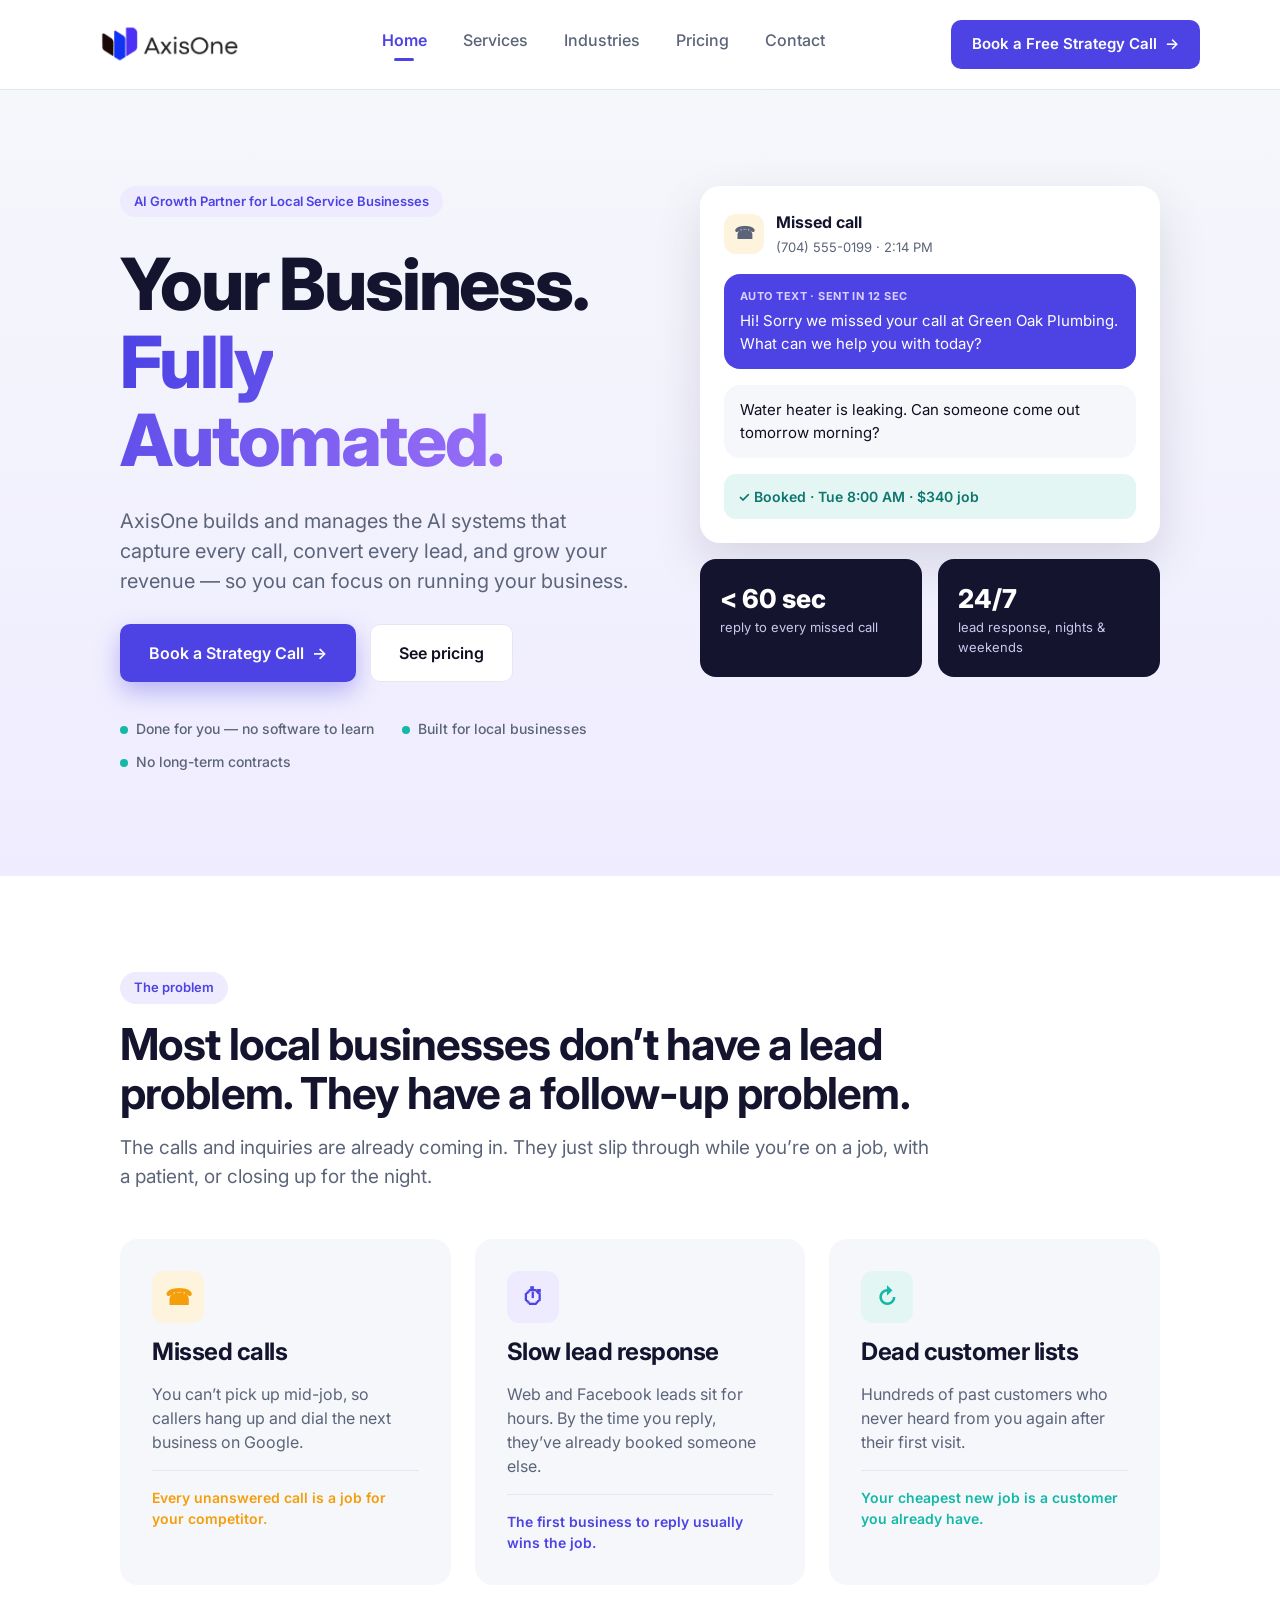
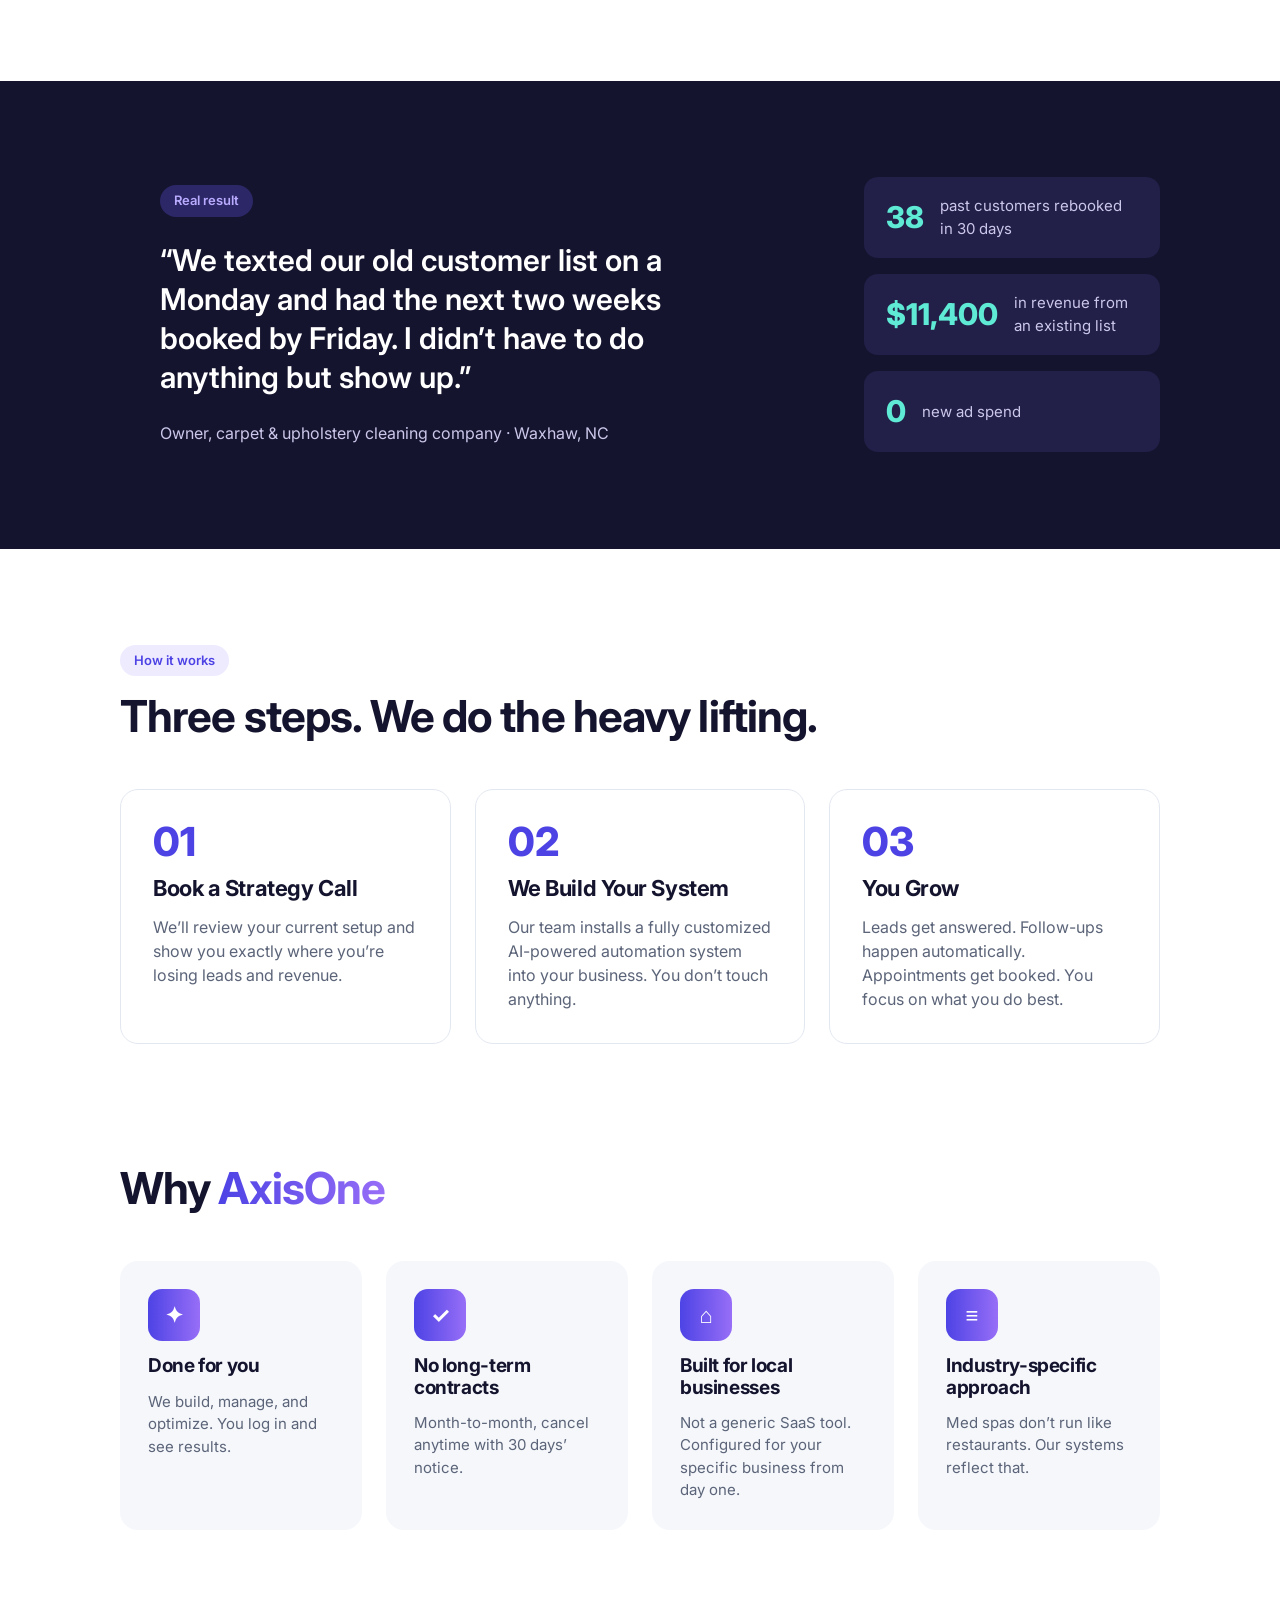
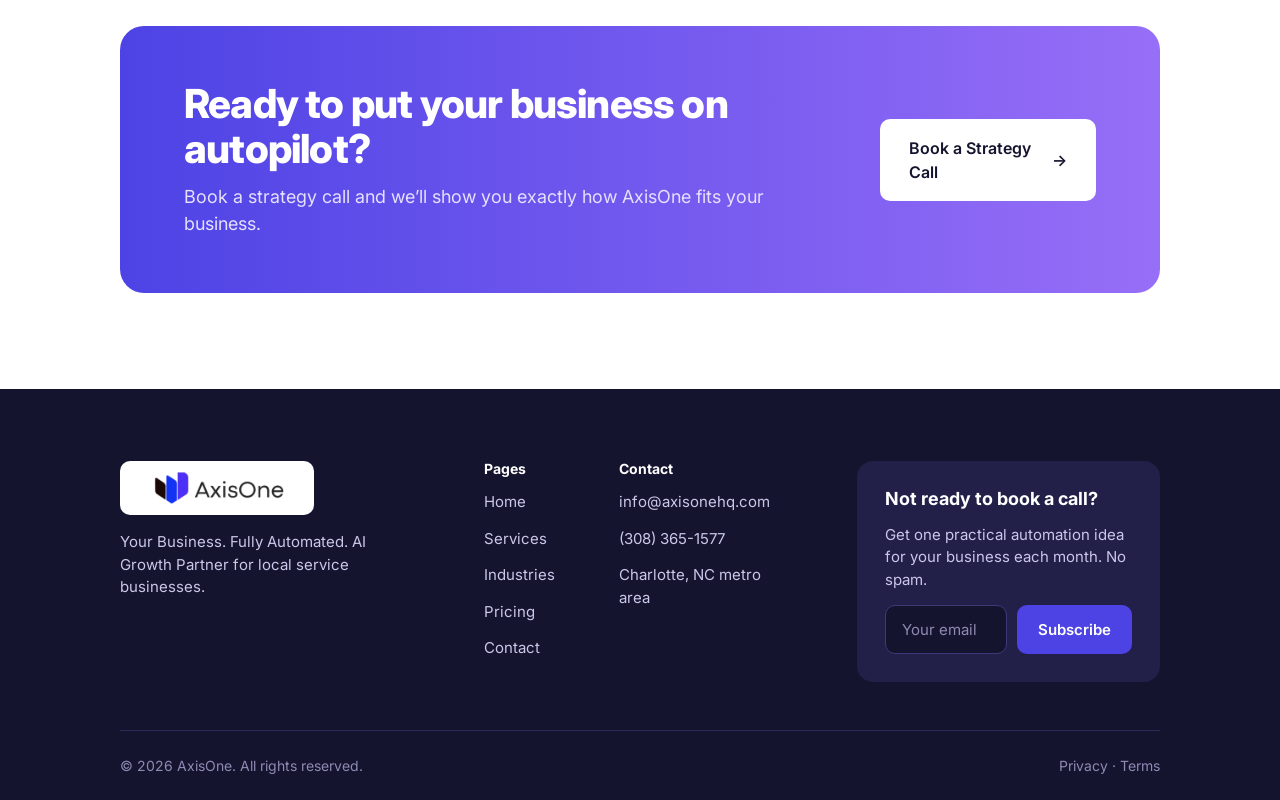
<file: index.html>
<!DOCTYPE html>
<html lang="en">
<head>
  <!-- Author: John Fosu -->
  <meta charset="UTF-8">
  <meta name="viewport" content="width=device-width, initial-scale=1.0">
  <meta name="description" content="AxisOne is an AI CRM and automation agency for local service businesses in Charlotte and Waxhaw, NC.">
  <title>AxisOne | AI Automation for Local Service Businesses</title>

  <link rel="preconnect" href="https://fonts.googleapis.com">
  <link rel="preconnect" href="https://fonts.gstatic.com" crossorigin>
  <link rel="stylesheet" href="https://fonts.googleapis.com/css2?family=Inter:wght@400;500;600;700;800&amp;display=swap">

  <!-- External CSS -->
  <link rel="stylesheet" href="css/styles.css">

  <!-- Internal CSS: styles used only on the home page -->
  <style>
    .hero {
      display: flex;
      align-items: flex-start;
      gap: 64px;
      padding: 96px 120px 104px;
      background: linear-gradient(180deg, #F5F7FB, #EFECFF);
    }

    .hero-copy {
      flex: 1;
      display: flex;
      flex-direction: column;
      gap: 28px;
    }

    .hero h1 {
      font-size: 72px;
      font-weight: 800;
      line-height: 1.08;
      letter-spacing: -0.03em;
    }

    .gradient-text {
      background: linear-gradient(90deg, #4D43E5, #976EF7);
      -webkit-background-clip: text;
      background-clip: text;
      color: transparent;
    }

    .hero-sub {
      font-size: 20px;
      color: #5B6478;
    }

    .hero-buttons {
      display: flex;
      flex-wrap: wrap;
      gap: 14px;
    }

    .trust-row {
      display: flex;
      flex-wrap: wrap;
      gap: 12px 28px;
      margin: 0;
      padding: 8px 0 0;
      list-style: none;
      font-size: 14px;
      font-weight: 500;
      color: #5B6478;
    }

    .trust-row li::before {
      content: "";
      display: inline-block;
      width: 8px;
      height: 8px;
      margin-right: 8px;
      border-radius: 4px;
      background-color: #14B8A6;
    }

    .hero-visual {
      width: 460px;
      flex-shrink: 0;
      display: flex;
      flex-direction: column;
      gap: 16px;
    }

    .demo-card {
      display: flex;
      flex-direction: column;
      gap: 16px;
      padding: 24px;
      border-radius: 20px;
      background-color: #FFFFFF;
      box-shadow: 0 20px 50px rgba(21, 20, 46, 0.12);
    }

    .demo-head {
      display: flex;
      align-items: center;
      gap: 12px;
    }

    .demo-head .icon {
      width: 40px;
      height: 40px;
      font-size: 17px;
    }

    .demo-head strong {
      display: block;
      color: #15142E;
    }

    .demo-head span {
      font-size: 13px;
      color: #5B6478;
    }

    .bubble {
      padding: 14px 16px;
      border-radius: 16px;
      font-size: 15px;
    }

    .bubble-auto {
      background-color: #4D43E5;
      color: #FFFFFF;
    }

    .bubble-auto small {
      display: block;
      margin-bottom: 6px;
      color: #D8D0FF;
      font-size: 11px;
      font-weight: 700;
      letter-spacing: 0.04em;
    }

    .bubble-reply {
      background-color: #F5F7FB;
      color: #0F0F1F;
    }

    .booked {
      padding: 12px 14px;
      border-radius: 12px;
      background-color: #E3F6F3;
      color: #0F766E;
      font-size: 14px;
      font-weight: 600;
    }

    .mini-stats {
      display: grid;
      grid-template-columns: 1fr 1fr;
      gap: 16px;
    }

    .mini-stat {
      padding: 20px;
      border-radius: 16px;
      background-color: #15142E;
      color: #CBC7EA;
      font-size: 13px;
    }

    .mini-stat strong {
      display: block;
      color: #FFFFFF;
      font-size: 26px;
      font-weight: 800;
    }

    .steps .card {
      gap: 14px;
      background-color: #FFFFFF;
      border: 1px solid #E3E8F0;
    }

    .step-num {
      color: #4D43E5;
      font-size: 40px;
      font-weight: 800;
      line-height: 1;
    }

    .steps .card h3 {
      font-size: 22px;
    }

    .why {
      padding-top: 24px;
    }

    .why .card-grid {
      grid-template-columns: repeat(4, 1fr);
    }

    .why .card {
      gap: 14px;
      padding: 28px;
    }

    .why .card h3 {
      font-size: 19px;
    }

    .why .card p {
      font-size: 15px;
    }

    @media (max-width: 1024px) {
      .hero {
        flex-direction: column;
        padding: 64px 32px;
      }

      .hero h1 {
        font-size: 56px;
      }

      .hero-visual {
        width: 100%;
        max-width: 460px;
      }

      .why .card-grid {
        grid-template-columns: 1fr 1fr;
      }
    }

    @media (max-width: 640px) {
      .hero {
        padding: 48px 20px;
      }

      .hero h1 {
        font-size: 42px;
      }

      .hero-sub {
        font-size: 18px;
      }

      .why .card-grid {
        grid-template-columns: 1fr;
      }
    }
  </style>
</head>
<body>

  <header class="site-header">
    <a class="logo" href="index.html">
      <img src="images/axisone-logo.png" alt="AxisOne logo" width="175" height="40">
    </a>
    <nav class="main-nav" aria-label="Main navigation">
      <ul>
        <li><a class="active" href="index.html" aria-current="page">Home</a></li>
        <li><a href="services.html">Services</a></li>
        <li><a href="industries.html">Industries</a></li>
        <li><a href="pricing.html">Pricing</a></li>
        <li><a href="contact.html">Contact</a></li>
      </ul>
    </nav>
    <a class="btn btn-primary btn-sm header-cta" href="contact.html">Book a Free Strategy Call <span aria-hidden="true">→</span></a>
  </header>

  <main>

    <!-- Hero -->
    <section class="hero">
      <div class="hero-copy">
        <span class="pill">AI Growth Partner for Local Service Businesses</span>
        <h1>Your Business. <span class="gradient-text">Fully Automated.</span></h1>
        <p class="hero-sub">AxisOne builds and manages the AI systems that capture every call, convert every lead, and grow your revenue — so you can focus on running your business.</p>
        <div class="hero-buttons">
          <!-- Inline CSS: extra shadow on the main call-to-action button -->
          <a class="btn btn-primary" href="contact.html" style="box-shadow: 0 10px 24px rgba(77, 67, 229, 0.35);">Book a Strategy Call <span aria-hidden="true">→</span></a>
          <a class="btn btn-outline" href="pricing.html">See pricing</a>
        </div>
        <ul class="trust-row">
          <li>Done for you — no software to learn</li>
          <li>Built for local businesses</li>
          <li>No long-term contracts</li>
        </ul>
      </div>

      <div class="hero-visual" role="group" aria-label="Example of a missed call being answered by an automatic text">
        <div class="demo-card">
          <div class="demo-head">
            <span class="icon icon-amber" aria-hidden="true">☎</span>
            <div>
              <strong>Missed call</strong>
              <span>(704) 555-0199 · 2:14 PM</span>
            </div>
          </div>
          <p class="bubble bubble-auto"><small>AUTO TEXT · SENT IN 12 SEC</small>Hi! Sorry we missed your call at Green Oak Plumbing. What can we help you with today?</p>
          <p class="bubble bubble-reply">Water heater is leaking. Can someone come out tomorrow morning?</p>
          <p class="booked"><span aria-hidden="true">✓</span> Booked · Tue 8:00 AM · $340 job</p>
        </div>
        <div class="mini-stats">
          <p class="mini-stat"><strong>&lt; 60 sec</strong>reply to every missed call</p>
          <p class="mini-stat"><strong>24/7</strong>lead response, nights &amp; weekends</p>
        </div>
      </div>
    </section>

    <!-- The three problems -->
    <section class="section">
      <div class="container">
        <div class="section-header">
          <span class="pill">The problem</span>
          <h2>Most local businesses don’t have a lead problem. They have a follow-up problem.</h2>
          <p class="lead">The calls and inquiries are already coming in. They just slip through while you’re on a job, with a patient, or closing up for the night.</p>
        </div>

        <!-- Inline CSS: each problem card's callout line gets its own color -->
        <div class="card-grid">
          <article class="card">
            <span class="icon icon-amber" aria-hidden="true">☎</span>
            <h3>Missed calls</h3>
            <p>You can’t pick up mid-job, so callers hang up and dial the next business on Google.</p>
            <div class="divider"></div>
            <p class="callout" style="color: #F59E0B;">Every unanswered call is a job for your competitor.</p>
          </article>
          <article class="card">
            <span class="icon icon-purple" aria-hidden="true">⏱</span>
            <h3>Slow lead response</h3>
            <p>Web and Facebook leads sit for hours. By the time you reply, they’ve already booked someone else.</p>
            <div class="divider"></div>
            <p class="callout" style="color: #4D43E5;">The first business to reply usually wins the job.</p>
          </article>
          <article class="card">
            <span class="icon icon-teal" aria-hidden="true">↻</span>
            <h3>Dead customer lists</h3>
            <p>Hundreds of past customers who never heard from you again after their first visit.</p>
            <div class="divider"></div>
            <p class="callout" style="color: #14B8A6;">Your cheapest new job is a customer you already have.</p>
          </article>
        </div>
      </div>
    </section>

    <!-- Real result -->
    <section class="result">
      <div class="container result-row">
        <figure class="result-quote">
          <span class="pill">Real result</span>
          <blockquote>
            <p>“We texted our old customer list on a Monday and had the next two weeks booked by Friday. I didn’t have to do anything but show up.”</p>
          </blockquote>
          <figcaption><cite>Owner, carpet &amp; upholstery cleaning company · Waxhaw, NC</cite></figcaption>
        </figure>
        <ul class="result-numbers">
          <li><strong>38</strong> past customers rebooked in 30 days</li>
          <li><strong>$11,400</strong> in revenue from an existing list</li>
          <li><strong>0</strong> new ad spend</li>
        </ul>
      </div>
    </section>

    <!-- How it works -->
    <section class="section steps">
      <div class="container">
        <div class="section-header">
          <span class="pill">How it works</span>
          <h2>Three steps. We do the heavy lifting.</h2>
        </div>
        <div class="card-grid">
          <article class="card">
            <span class="step-num">01</span>
            <h3>Book a Strategy Call</h3>
            <p>We’ll review your current setup and show you exactly where you’re losing leads and revenue.</p>
          </article>
          <article class="card">
            <span class="step-num">02</span>
            <h3>We Build Your System</h3>
            <p>Our team installs a fully customized AI-powered automation system into your business. You don’t touch anything.</p>
          </article>
          <article class="card">
            <span class="step-num">03</span>
            <h3>You Grow</h3>
            <p>Leads get answered. Follow-ups happen automatically. Appointments get booked. You focus on what you do best.</p>
          </article>
        </div>
      </div>
    </section>

    <!-- Why AxisOne -->
    <section class="section why">
      <div class="container">
        <div class="section-header">
          <h2>Why <span class="gradient-text">AxisOne</span></h2>
        </div>
        <div class="card-grid">
          <article class="card">
            <span class="icon icon-gradient" aria-hidden="true">✦</span>
            <h3>Done for you</h3>
            <p>We build, manage, and optimize. You log in and see results.</p>
          </article>
          <article class="card">
            <span class="icon icon-gradient" aria-hidden="true">✓</span>
            <h3>No long-term contracts</h3>
            <p>Month-to-month, cancel anytime with 30 days’ notice.</p>
          </article>
          <article class="card">
            <span class="icon icon-gradient" aria-hidden="true">⌂</span>
            <h3>Built for local businesses</h3>
            <p>Not a generic SaaS tool. Configured for your specific business from day one.</p>
          </article>
          <article class="card">
            <span class="icon icon-gradient" aria-hidden="true">≡</span>
            <h3>Industry-specific approach</h3>
            <p>Med spas don’t run like restaurants. Our systems reflect that.</p>
          </article>
        </div>
      </div>
    </section>

    <!-- Call to action -->
    <section class="cta-band">
      <div class="container cta-card">
        <div>
          <h2>Ready to put your business on autopilot?</h2>
          <p>Book a strategy call and we’ll show you exactly how AxisOne fits your business.</p>
        </div>
        <a class="btn btn-white" href="contact.html">Book a Strategy Call <span aria-hidden="true">→</span></a>
      </div>
    </section>

  </main>

  <footer class="site-footer">
    <div class="container">
      <div class="footer-top">
        <div class="footer-brand">
          <a class="footer-logo" href="index.html">
            <img src="images/axisone-logo.png" alt="AxisOne logo" width="166" height="38">
          </a>
          <p>Your Business. Fully Automated. AI Growth Partner for local service businesses.</p>
        </div>

        <nav class="footer-col" aria-label="Footer navigation">
          <h2>Pages</h2>
          <ul>
            <li><a href="index.html">Home</a></li>
            <li><a href="services.html">Services</a></li>
            <li><a href="industries.html">Industries</a></li>
            <li><a href="pricing.html">Pricing</a></li>
            <li><a href="contact.html">Contact</a></li>
          </ul>
        </nav>

        <div class="footer-col">
          <h2>Contact</h2>
          <address>
            <ul>
              <li><a href="mailto:info@axisonehq.com">info@axisonehq.com</a></li>
              <li><a href="tel:+13083651577">(308) 365-1577</a></li>
              <li>Charlotte, NC metro area</li>
            </ul>
          </address>
        </div>

        <form class="signup" action="#" method="post">
          <h2>Not ready to book a call?</h2>
          <p>Get one practical automation idea for your business each month. No spam.</p>
          <div class="signup-row">
            <label class="sr-only" for="newsletter-email">Email address</label>
            <input type="email" id="newsletter-email" name="newsletter-email" placeholder="Your email" required>
            <button class="btn btn-primary" type="submit">Subscribe</button>
          </div>
        </form>
      </div>

      <div class="footer-bottom">
        <p>© 2026 AxisOne. All rights reserved.</p>
        <p><a href="#">Privacy</a> · <a href="#">Terms</a></p>
      </div>
    </div>
  </footer>

</body>
</html>
</file>
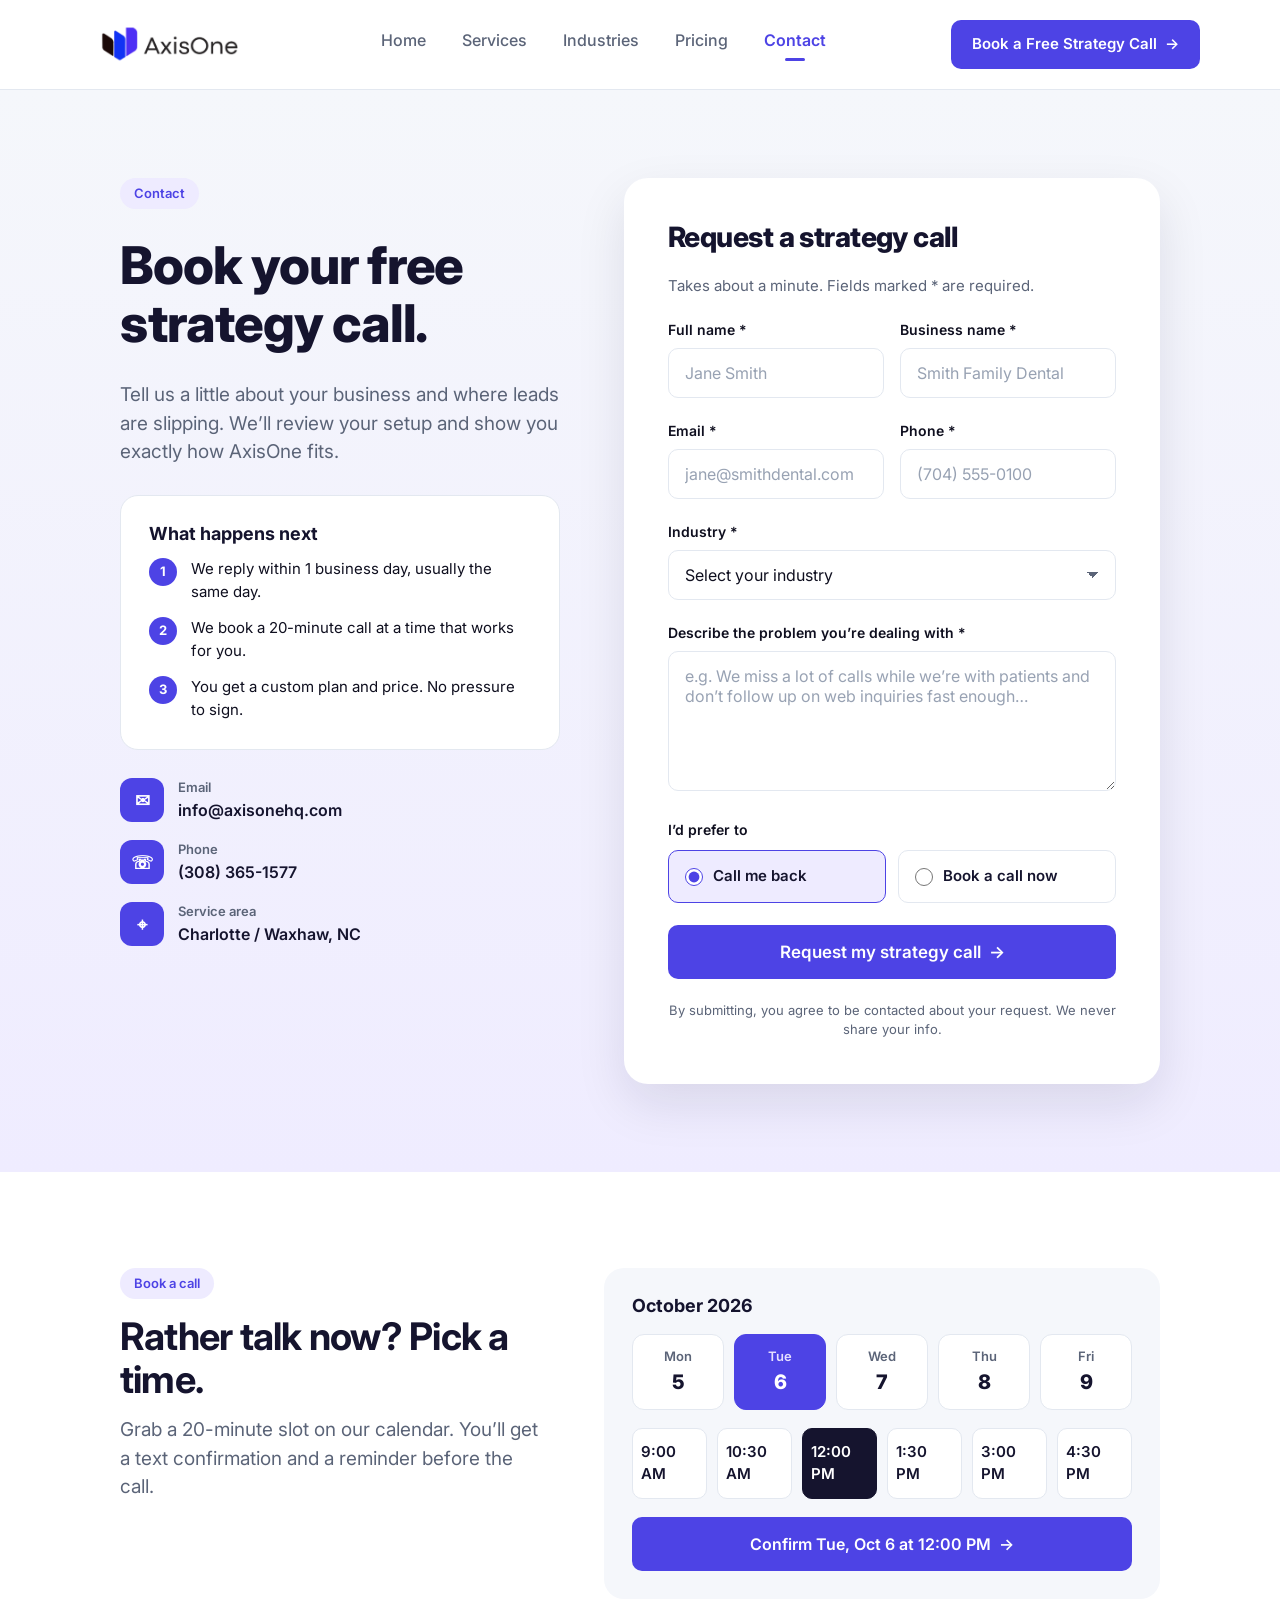
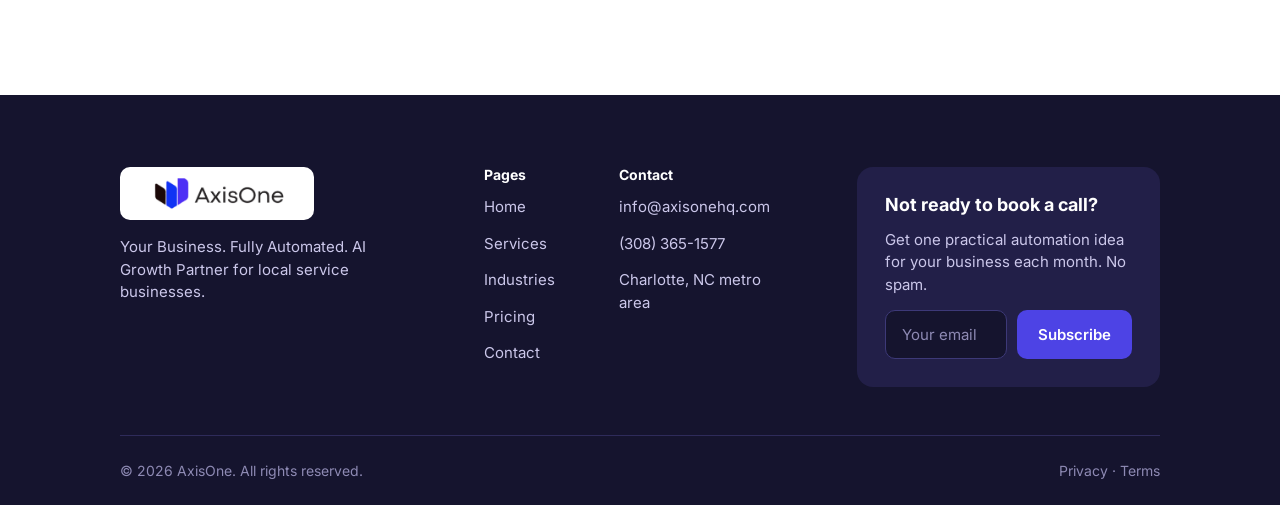
<file: contact.html>
<!DOCTYPE html>
<html lang="en">
<head>
  <!-- Author: John Fosu -->
  <meta charset="UTF-8">
  <meta name="viewport" content="width=device-width, initial-scale=1.0">
  <meta name="description" content="Book a free strategy call with AxisOne. AI automation for local service businesses in Charlotte and Waxhaw, NC.">
  <title>Contact AxisOne | Book a Free Strategy Call</title>

  <link rel="preconnect" href="https://fonts.googleapis.com">
  <link rel="preconnect" href="https://fonts.gstatic.com" crossorigin>
  <link rel="stylesheet" href="https://fonts.googleapis.com/css2?family=Inter:wght@400;500;600;700;800&amp;display=swap">

  <!-- External CSS -->
  <link rel="stylesheet" href="css/styles.css">
</head>
<body>

  <header class="site-header">
    <a class="logo" href="index.html">
      <img src="images/axisone-logo.png" alt="AxisOne logo" width="175" height="40">
    </a>
    <nav class="main-nav" aria-label="Main navigation">
      <ul>
        <li><a href="index.html">Home</a></li>
        <li><a href="services.html">Services</a></li>
        <li><a href="industries.html">Industries</a></li>
        <li><a href="pricing.html">Pricing</a></li>
        <li><a class="active" href="contact.html" aria-current="page">Contact</a></li>
      </ul>
    </nav>
    <a class="btn btn-primary btn-sm header-cta" href="contact.html">Book a Free Strategy Call <span aria-hidden="true">→</span></a>
  </header>

  <main>

    <!-- Contact info + demo request form -->
    <section class="contact-hero">
      <div class="container contact-layout">

        <div class="contact-info">
          <span class="pill">Contact</span>
          <h1>Book your free strategy call.</h1>
          <p class="lead">Tell us a little about your business and where leads are slipping. We’ll review your setup and show you exactly how AxisOne fits.</p>

          <div class="next-steps">
            <h2>What happens next</h2>
            <ol>
              <li>We reply within 1 business day, usually the same day.</li>
              <li>We book a 20-minute call at a time that works for you.</li>
              <li>You get a custom plan and price. No pressure to sign.</li>
            </ol>
          </div>

          <ul class="contact-details">
            <li>
              <span class="icon" aria-hidden="true">✉</span>
              <div><span>Email</span><a href="mailto:info@axisonehq.com">info@axisonehq.com</a></div>
            </li>
            <li>
              <span class="icon" aria-hidden="true">☏</span>
              <div><span>Phone</span><a href="tel:+13083651577">(308) 365-1577</a></div>
            </li>
            <li>
              <span class="icon" aria-hidden="true">⌖</span>
              <div><span>Service area</span><strong>Charlotte / Waxhaw, NC</strong></div>
            </li>
          </ul>
        </div>

        <form class="demo-form" action="#" method="post">
          <h2>Request a strategy call</h2>
          <p class="form-note">Takes about a minute. Fields marked * are required.</p>

          <div class="form-row">
            <div>
              <label for="name">Full name *</label>
              <input type="text" id="name" name="name" placeholder="Jane Smith" autocomplete="name" required>
            </div>
            <div>
              <label for="business">Business name *</label>
              <input type="text" id="business" name="business" placeholder="Smith Family Dental" autocomplete="organization" required>
            </div>
          </div>

          <div class="form-row">
            <div>
              <label for="email">Email *</label>
              <input type="email" id="email" name="email" placeholder="jane@smithdental.com" autocomplete="email" required>
            </div>
            <div>
              <label for="phone">Phone *</label>
              <input type="tel" id="phone" name="phone" placeholder="(704) 555-0100" autocomplete="tel" required>
            </div>
          </div>

          <div>
            <label for="industry">Industry *</label>
            <select id="industry" name="industry" required>
              <option value="">Select your industry</option>
              <option value="medspa">Medspa</option>
              <option value="dental">Dental / Oral Surgery</option>
              <option value="home-services">Home Services</option>
              <option value="pet-grooming">Pet Grooming</option>
              <option value="cleaning">Cleaning</option>
              <option value="beauty">Beauty &amp; Salon</option>
              <option value="other">Other</option>
            </select>
          </div>

          <div>
            <label for="problem">Describe the problem you’re dealing with *</label>
            <textarea id="problem" name="problem" rows="5" placeholder="e.g. We miss a lot of calls while we’re with patients and don’t follow up on web inquiries fast enough…" required></textarea>
          </div>

          <fieldset>
            <legend>I’d prefer to</legend>
            <div class="choice-row">
              <label class="choice" for="pref-callback">
                <input type="radio" id="pref-callback" name="preference" value="callback" checked>
                Call me back
              </label>
              <label class="choice" for="pref-book">
                <input type="radio" id="pref-book" name="preference" value="book">
                Book a call now
              </label>
            </div>
          </fieldset>

          <!-- Inline CSS: full-width submit button with larger text -->
          <button class="btn btn-primary" type="submit" style="width: 100%; font-size: 17px;">Request my strategy call <span aria-hidden="true">→</span></button>
          <p class="fine-print">By submitting, you agree to be contacted about your request. We never share your info.</p>
        </form>

      </div>
    </section>

    <!-- Book a call now -->
    <section class="section">
      <div class="container book-row">
        <div class="section-header">
          <span class="pill">Book a call</span>
          <h2>Rather talk now? Pick a time.</h2>
          <p class="lead">Grab a 20-minute slot on our calendar. You’ll get a text confirmation and a reminder before the call.</p>
        </div>

        <form class="calendar" action="#" method="post">
          <h3>October 2026</h3>

          <fieldset>
            <legend class="sr-only">Choose a day</legend>
            <div class="day-row">
              <label class="day" for="day-5"><input type="radio" id="day-5" name="day" value="2026-10-05"><span>Mon</span><strong>5</strong></label>
              <label class="day" for="day-6"><input type="radio" id="day-6" name="day" value="2026-10-06" checked><span>Tue</span><strong>6</strong></label>
              <label class="day" for="day-7"><input type="radio" id="day-7" name="day" value="2026-10-07"><span>Wed</span><strong>7</strong></label>
              <label class="day" for="day-8"><input type="radio" id="day-8" name="day" value="2026-10-08"><span>Thu</span><strong>8</strong></label>
              <label class="day" for="day-9"><input type="radio" id="day-9" name="day" value="2026-10-09"><span>Fri</span><strong>9</strong></label>
            </div>
          </fieldset>

          <fieldset>
            <legend class="sr-only">Choose a time</legend>
            <div class="slot-row">
              <label class="slot" for="t-0900"><input type="radio" id="t-0900" name="time" value="09:00">9:00 AM</label>
              <label class="slot" for="t-1030"><input type="radio" id="t-1030" name="time" value="10:30">10:30 AM</label>
              <label class="slot" for="t-1200"><input type="radio" id="t-1200" name="time" value="12:00" checked>12:00 PM</label>
              <label class="slot" for="t-1330"><input type="radio" id="t-1330" name="time" value="13:30">1:30 PM</label>
              <label class="slot" for="t-1500"><input type="radio" id="t-1500" name="time" value="15:00">3:00 PM</label>
              <label class="slot" for="t-1630"><input type="radio" id="t-1630" name="time" value="16:30">4:30 PM</label>
            </div>
          </fieldset>

          <button class="btn btn-primary" type="submit">Confirm Tue, Oct 6 at 12:00 PM <span aria-hidden="true">→</span></button>
        </form>
      </div>
    </section>

  </main>

  <footer class="site-footer">
    <div class="container">
      <div class="footer-top">
        <div class="footer-brand">
          <a class="footer-logo" href="index.html">
            <img src="images/axisone-logo.png" alt="AxisOne logo" width="166" height="38">
          </a>
          <p>Your Business. Fully Automated. AI Growth Partner for local service businesses.</p>
        </div>

        <nav class="footer-col" aria-label="Footer navigation">
          <h2>Pages</h2>
          <ul>
            <li><a href="index.html">Home</a></li>
            <li><a href="services.html">Services</a></li>
            <li><a href="industries.html">Industries</a></li>
            <li><a href="pricing.html">Pricing</a></li>
            <li><a href="contact.html">Contact</a></li>
          </ul>
        </nav>

        <div class="footer-col">
          <h2>Contact</h2>
          <address>
            <ul>
              <li><a href="mailto:info@axisonehq.com">info@axisonehq.com</a></li>
              <li><a href="tel:+13083651577">(308) 365-1577</a></li>
              <li>Charlotte, NC metro area</li>
            </ul>
          </address>
        </div>

        <form class="signup" action="#" method="post">
          <h2>Not ready to book a call?</h2>
          <p>Get one practical automation idea for your business each month. No spam.</p>
          <div class="signup-row">
            <label class="sr-only" for="newsletter-email">Email address</label>
            <input type="email" id="newsletter-email" name="newsletter-email" placeholder="Your email" required>
            <button class="btn btn-primary" type="submit">Subscribe</button>
          </div>
        </form>
      </div>

      <div class="footer-bottom">
        <p>© 2026 AxisOne. All rights reserved.</p>
        <p><a href="#">Privacy</a> · <a href="#">Terms</a></p>
      </div>
    </div>
  </footer>

</body>
</html>
</file>
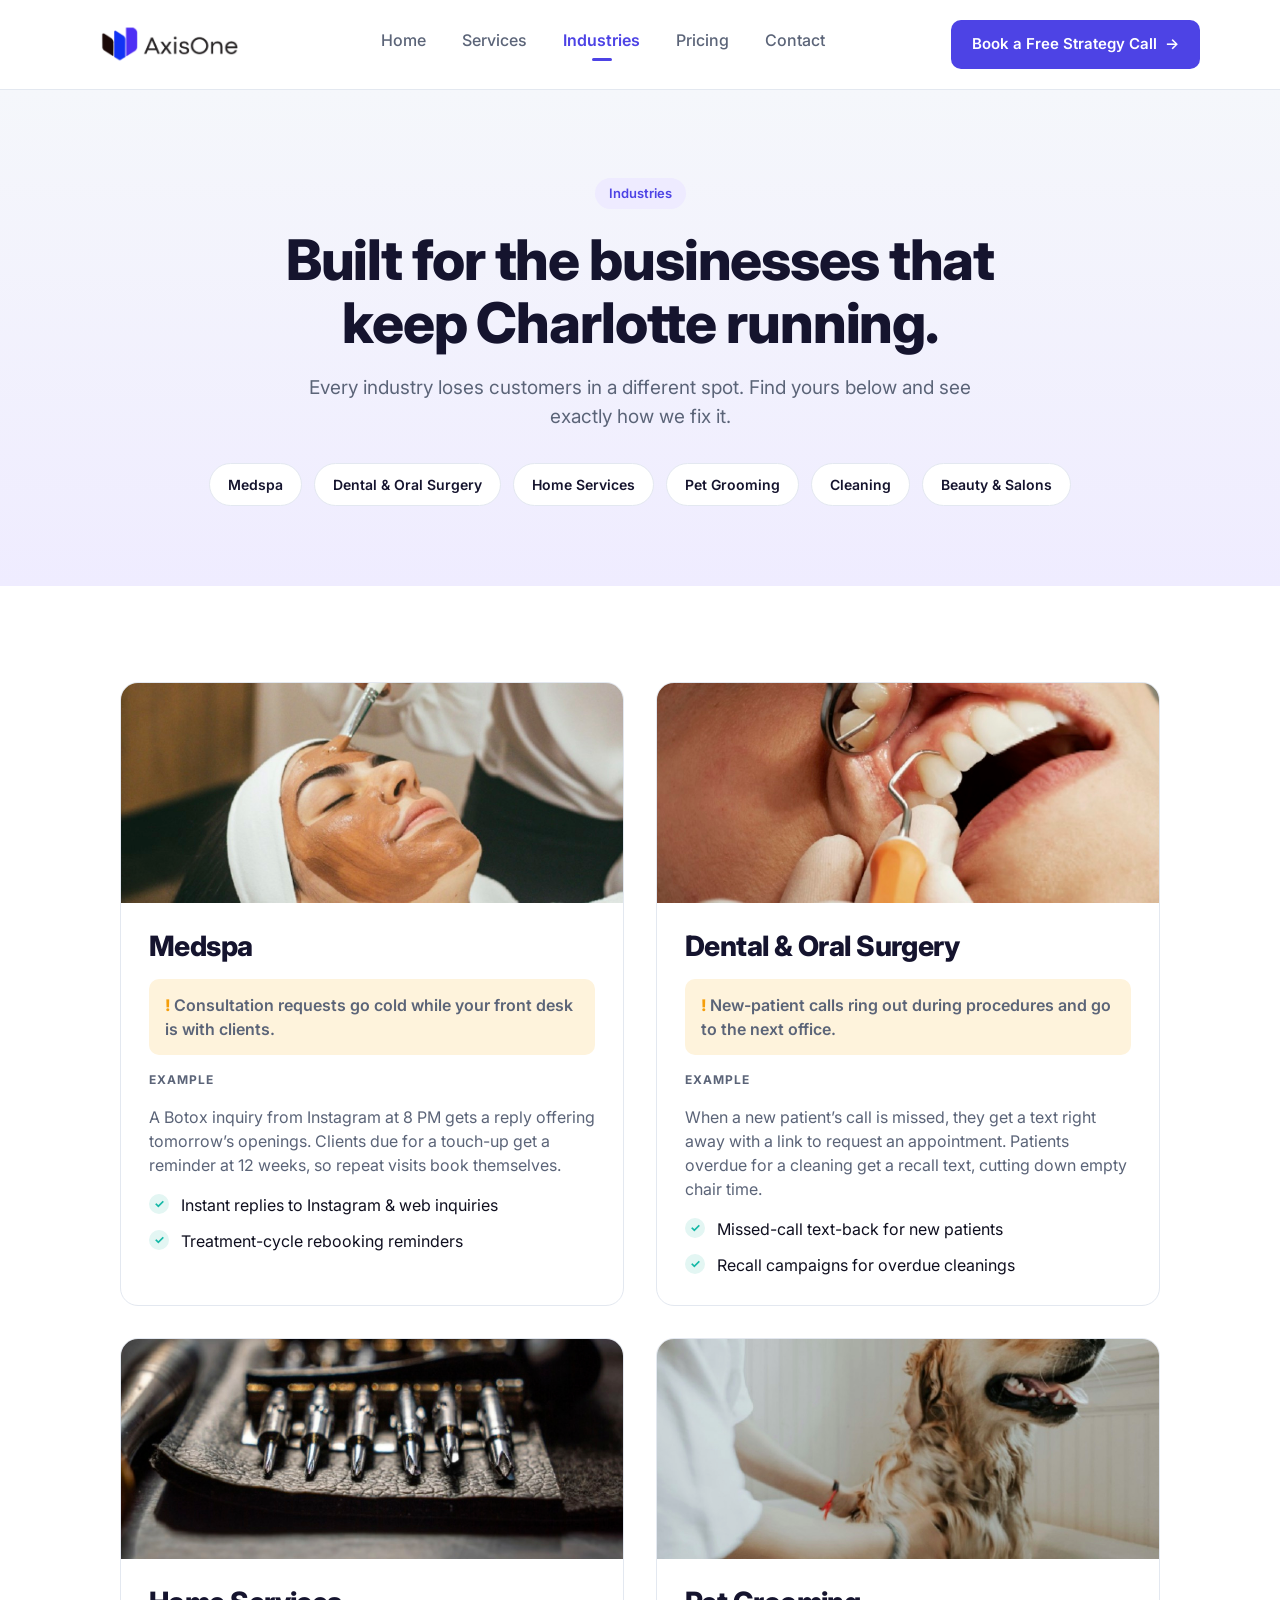
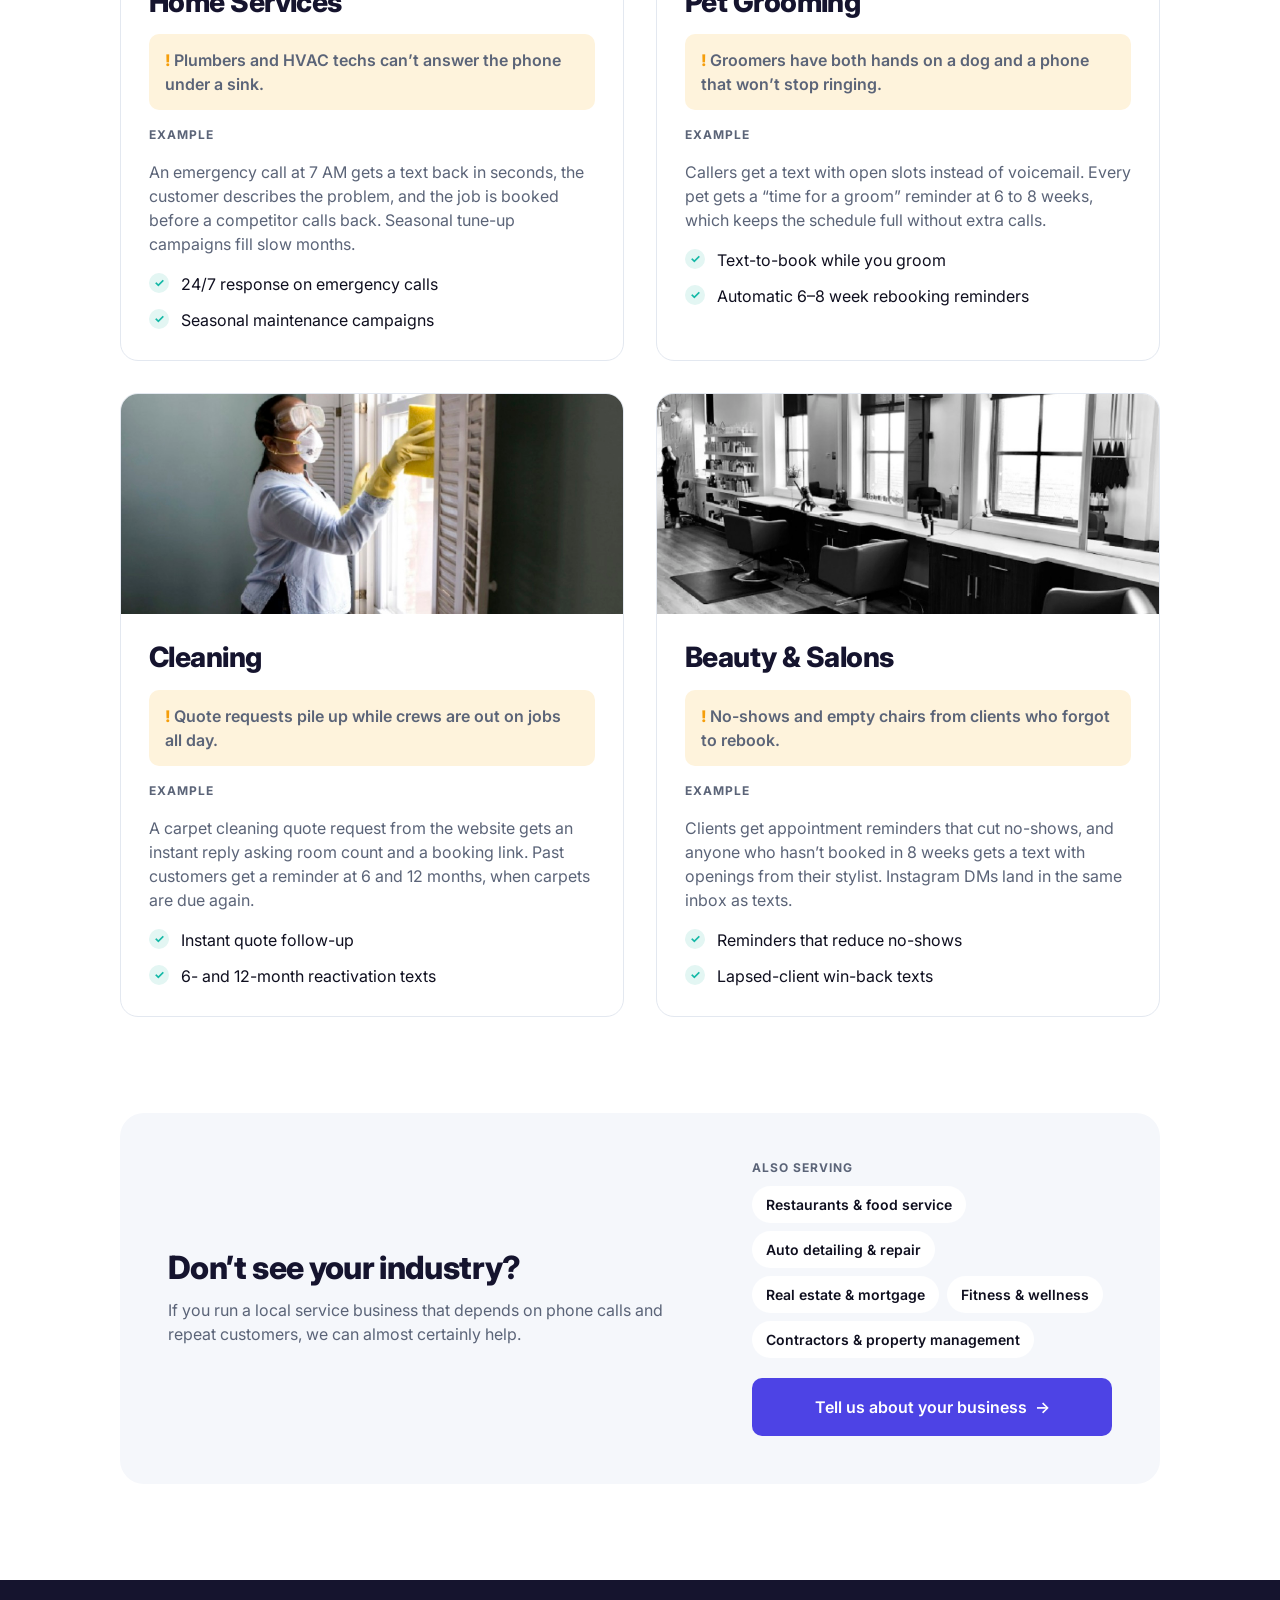
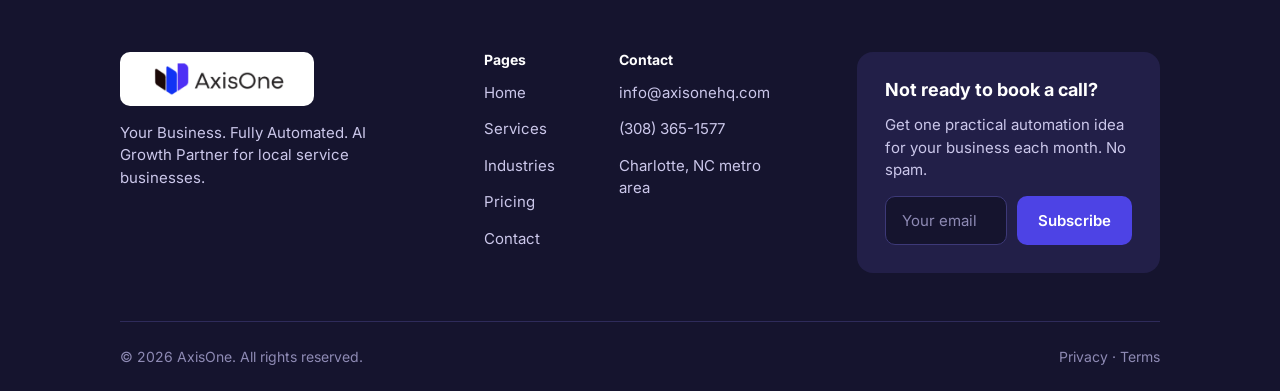
<file: industries.html>
<!DOCTYPE html>
<html lang="en">
<head>
  <!-- Author: John Fosu -->
  <meta charset="UTF-8">
  <meta name="viewport" content="width=device-width, initial-scale=1.0">
  <meta name="description" content="AxisOne helps medspas, dental offices, home services, pet groomers, cleaning companies, and salons in the Charlotte area book more jobs.">
  <title>Industries | AxisOne</title>

  <link rel="preconnect" href="https://fonts.googleapis.com">
  <link rel="preconnect" href="https://fonts.gstatic.com" crossorigin>
  <link rel="stylesheet" href="https://fonts.googleapis.com/css2?family=Inter:wght@400;500;600;700;800&amp;display=swap">

  <!-- External CSS -->
  <link rel="stylesheet" href="css/styles.css">

  <!-- Internal CSS: styles used only on this page -->
  <style>
    /* Grid section sits on a white background below the hero */
    .industry-section {
      background-color: #FFFFFF;
    }
  </style>
</head>
<body>

  <header class="site-header">
    <a class="logo" href="index.html">
      <img src="images/axisone-logo.png" alt="AxisOne logo" width="175" height="40">
    </a>
    <nav class="main-nav" aria-label="Main navigation">
      <ul>
        <li><a href="index.html">Home</a></li>
        <li><a href="services.html">Services</a></li>
        <li><a class="active" href="industries.html" aria-current="page">Industries</a></li>
        <li><a href="pricing.html">Pricing</a></li>
        <li><a href="contact.html">Contact</a></li>
      </ul>
    </nav>
    <a class="btn btn-primary btn-sm header-cta" href="contact.html">Book a Free Strategy Call <span aria-hidden="true">→</span></a>
  </header>

  <main>

    <!-- Page hero -->
    <section class="page-hero">
      <div class="container">
        <span class="pill">Industries</span>
        <h1>Built for the businesses that keep Charlotte running.</h1>
        <p class="lead">Every industry loses customers in a different spot. Find yours below and see exactly how we fix it.</p>
        <ul class="chip-row">
          <li><a href="#medspa">Medspa</a></li>
          <li><a href="#dental">Dental &amp; Oral Surgery</a></li>
          <li><a href="#home-services">Home Services</a></li>
          <li><a href="#pet-grooming">Pet Grooming</a></li>
          <li><a href="#cleaning">Cleaning</a></li>
          <li><a href="#salons">Beauty &amp; Salons</a></li>
        </ul>
      </div>
    </section>

    <!-- Industry cards -->
    <section class="section industry-section">
      <div class="container">
        <div class="industry-grid">
          <article class="industry-card" id="medspa">
            <img src="images/industry-medspa.jpg" alt="A client receiving a facial treatment at a medspa" width="564" height="220">
            <div class="industry-body">
              <h2>Medspa</h2>
              <p class="pain">Consultation requests go cold while your front desk is with clients.</p>
              <p class="example-label">EXAMPLE</p>
              <p>A Botox inquiry from Instagram at 8 PM gets a reply offering tomorrow’s openings. Clients due for a touch-up get a reminder at 12 weeks, so repeat visits book themselves.</p>
              <ul class="check-list">
                <li>Instant replies to Instagram &amp; web inquiries</li>
                <li>Treatment-cycle rebooking reminders</li>
              </ul>
            </div>
          </article>
          <article class="industry-card" id="dental">
            <img src="images/industry-dental.jpg" alt="A dentist examining a patient’s teeth" width="564" height="220">
            <div class="industry-body">
              <h2>Dental &amp; Oral Surgery</h2>
              <p class="pain">New-patient calls ring out during procedures and go to the next office.</p>
              <p class="example-label">EXAMPLE</p>
              <p>When a new patient’s call is missed, they get a text right away with a link to request an appointment. Patients overdue for a cleaning get a recall text, cutting down empty chair time.</p>
              <ul class="check-list">
                <li>Missed-call text-back for new patients</li>
                <li>Recall campaigns for overdue cleanings</li>
              </ul>
            </div>
          </article>
          <article class="industry-card" id="home-services">
            <img src="images/industry-home-services.jpg" alt="A set of screwdriver bits in a leather tool case" width="564" height="220">
            <div class="industry-body">
              <h2>Home Services</h2>
              <p class="pain">Plumbers and HVAC techs can’t answer the phone under a sink.</p>
              <p class="example-label">EXAMPLE</p>
              <p>An emergency call at 7 AM gets a text back in seconds, the customer describes the problem, and the job is booked before a competitor calls back. Seasonal tune-up campaigns fill slow months.</p>
              <ul class="check-list">
                <li>24/7 response on emergency calls</li>
                <li>Seasonal maintenance campaigns</li>
              </ul>
            </div>
          </article>
          <article class="industry-card" id="pet-grooming">
            <img src="images/industry-pet-grooming.jpg" alt="A golden retriever getting a bath" width="564" height="220">
            <div class="industry-body">
              <h2>Pet Grooming</h2>
              <p class="pain">Groomers have both hands on a dog and a phone that won’t stop ringing.</p>
              <p class="example-label">EXAMPLE</p>
              <p>Callers get a text with open slots instead of voicemail. Every pet gets a “time for a groom” reminder at 6 to 8 weeks, which keeps the schedule full without extra calls.</p>
              <ul class="check-list">
                <li>Text-to-book while you groom</li>
                <li>Automatic 6–8 week rebooking reminders</li>
              </ul>
            </div>
          </article>
          <article class="industry-card" id="cleaning">
            <img src="images/industry-cleaning.jpg" alt="A cleaner wiping down a window" width="564" height="220">
            <div class="industry-body">
              <h2>Cleaning</h2>
              <p class="pain">Quote requests pile up while crews are out on jobs all day.</p>
              <p class="example-label">EXAMPLE</p>
              <p>A carpet cleaning quote request from the website gets an instant reply asking room count and a booking link. Past customers get a reminder at 6 and 12 months, when carpets are due again.</p>
              <ul class="check-list">
                <li>Instant quote follow-up</li>
                <li>6- and 12-month reactivation texts</li>
              </ul>
            </div>
          </article>
          <article class="industry-card" id="salons">
            <img src="images/industry-salons.jpg" alt="An empty hair salon with styling chairs" width="564" height="220">
            <div class="industry-body">
              <h2>Beauty &amp; Salons</h2>
              <p class="pain">No-shows and empty chairs from clients who forgot to rebook.</p>
              <p class="example-label">EXAMPLE</p>
              <p>Clients get appointment reminders that cut no-shows, and anyone who hasn’t booked in 8 weeks gets a text with openings from their stylist. Instagram DMs land in the same inbox as texts.</p>
              <ul class="check-list">
                <li>Reminders that reduce no-shows</li>
                <li>Lapsed-client win-back texts</li>
              </ul>
            </div>
          </article>
        </div>
      </div>
    </section>

    <!-- Other industries -->
    <section class="cta-band">
      <div class="container other-industries">
        <div>
          <h2>Don’t see your industry?</h2>
          <p>If you run a local service business that depends on phone calls and repeat customers, we can almost certainly help.</p>
        </div>
        <div class="also-serving">
          <h3>ALSO SERVING</h3>
          <ul>
            <li>Restaurants &amp; food service</li>
            <li>Auto detailing &amp; repair</li>
            <li>Real estate &amp; mortgage</li>
            <li>Fitness &amp; wellness</li>
            <li>Contractors &amp; property management</li>
          </ul>
          <!-- Inline CSS: full-width button inside the side panel -->
          <a class="btn btn-primary" href="contact.html" style="width: 100%;">Tell us about your business <span aria-hidden="true">→</span></a>
        </div>
      </div>
    </section>

  </main>

  <footer class="site-footer">
    <div class="container">
      <div class="footer-top">
        <div class="footer-brand">
          <a class="footer-logo" href="index.html">
            <img src="images/axisone-logo.png" alt="AxisOne logo" width="166" height="38">
          </a>
          <p>Your Business. Fully Automated. AI Growth Partner for local service businesses.</p>
        </div>

        <nav class="footer-col" aria-label="Footer navigation">
          <h2>Pages</h2>
          <ul>
            <li><a href="index.html">Home</a></li>
            <li><a href="services.html">Services</a></li>
            <li><a href="industries.html">Industries</a></li>
            <li><a href="pricing.html">Pricing</a></li>
            <li><a href="contact.html">Contact</a></li>
          </ul>
        </nav>

        <div class="footer-col">
          <h2>Contact</h2>
          <address>
            <ul>
              <li><a href="mailto:info@axisonehq.com">info@axisonehq.com</a></li>
              <li><a href="tel:+13083651577">(308) 365-1577</a></li>
              <li>Charlotte, NC metro area</li>
            </ul>
          </address>
        </div>

        <form class="signup" action="#" method="post">
          <h2>Not ready to book a call?</h2>
          <p>Get one practical automation idea for your business each month. No spam.</p>
          <div class="signup-row">
            <label class="sr-only" for="newsletter-email">Email address</label>
            <input type="email" id="newsletter-email" name="newsletter-email" placeholder="Your email" required>
            <button class="btn btn-primary" type="submit">Subscribe</button>
          </div>
        </form>
      </div>

      <div class="footer-bottom">
        <p>© 2026 AxisOne. All rights reserved.</p>
        <p><a href="#">Privacy</a> · <a href="#">Terms</a></p>
      </div>
    </div>
  </footer>

</body>
</html>
</file>
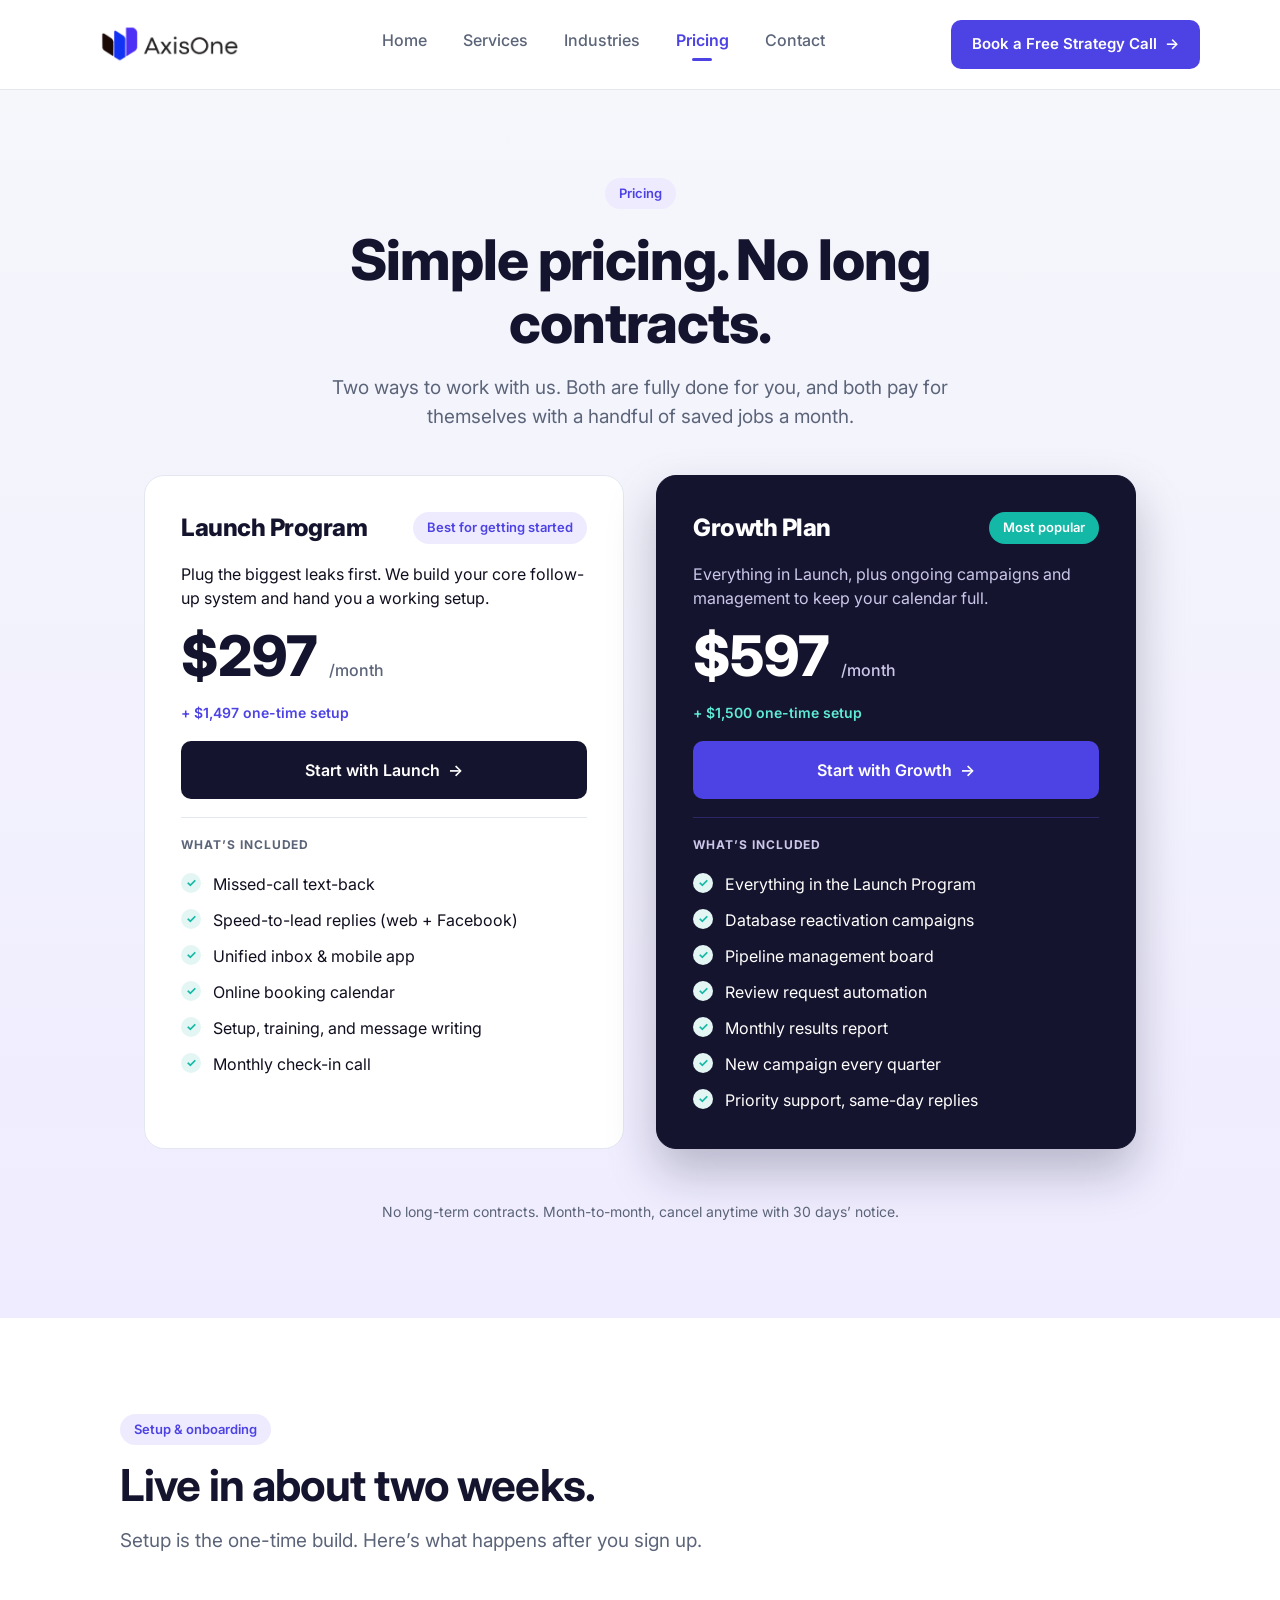
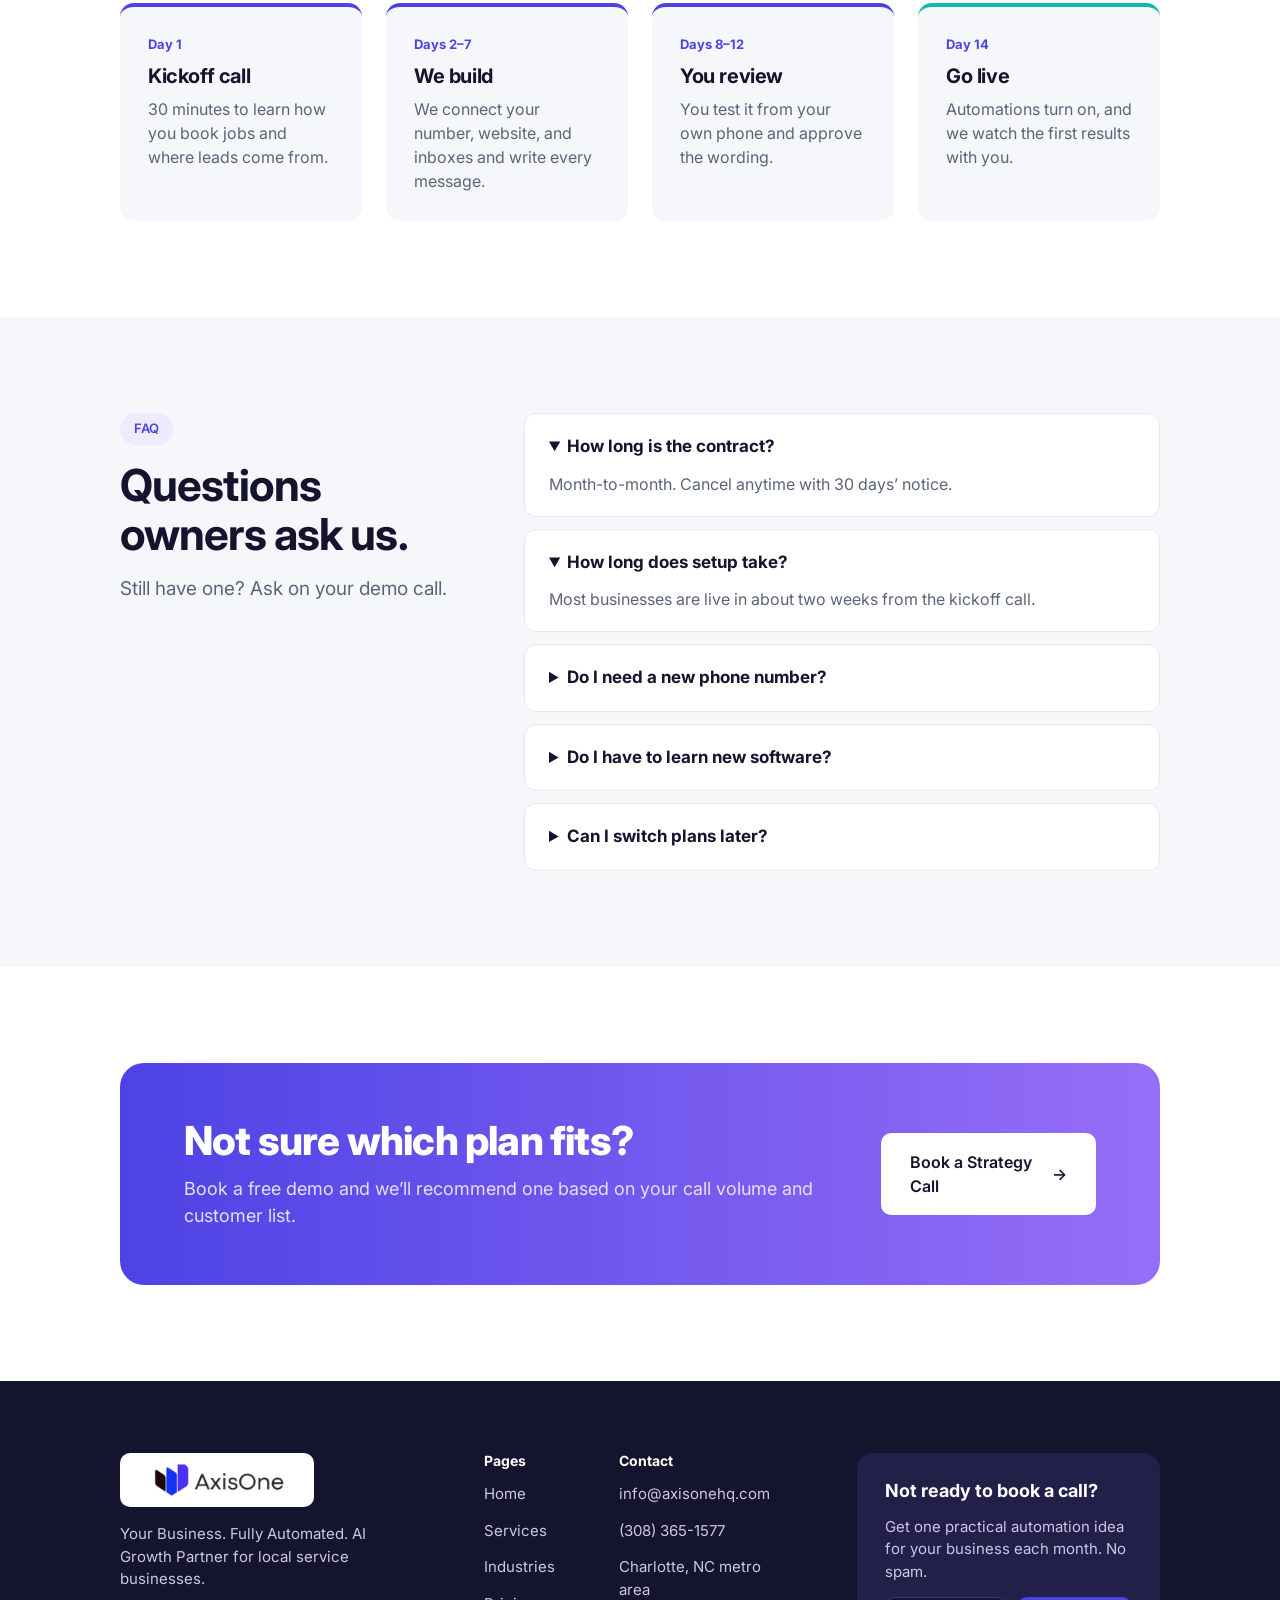
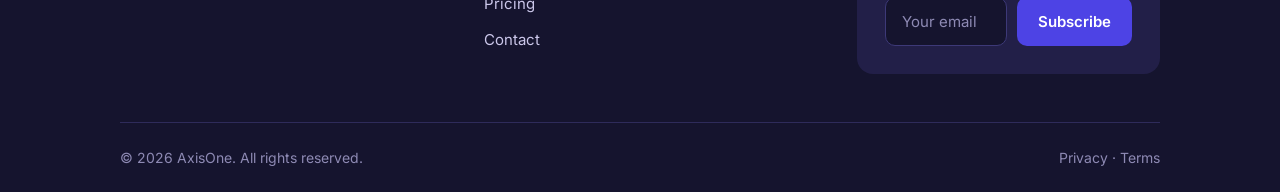
<file: pricing.html>
<!DOCTYPE html>
<html lang="en">
<head>
  <!-- Author: John Fosu -->
  <meta charset="UTF-8">
  <meta name="viewport" content="width=device-width, initial-scale=1.0">
  <meta name="description" content="Simple AxisOne pricing with no long contracts. Month-to-month, fully done for you.">
  <title>Pricing | AxisOne</title>

  <link rel="preconnect" href="https://fonts.googleapis.com">
  <link rel="preconnect" href="https://fonts.gstatic.com" crossorigin>
  <link rel="stylesheet" href="https://fonts.googleapis.com/css2?family=Inter:wght@400;500;600;700;800&amp;display=swap">

  <!-- External CSS -->
  <link rel="stylesheet" href="css/styles.css">

  <!-- Internal CSS: styles used only on this page -->
  <style>
    /* Light purple background behind the pricing cards */
    .pricing-hero {
      padding-bottom: 96px;
    }

    .faq-section {
      background-color: var(--soft);
    }
  </style>
</head>
<body>

  <header class="site-header">
    <a class="logo" href="index.html">
      <img src="images/axisone-logo.png" alt="AxisOne logo" width="175" height="40">
    </a>
    <nav class="main-nav" aria-label="Main navigation">
      <ul>
        <li><a href="index.html">Home</a></li>
        <li><a href="services.html">Services</a></li>
        <li><a href="industries.html">Industries</a></li>
        <li><a class="active" href="pricing.html" aria-current="page">Pricing</a></li>
        <li><a href="contact.html">Contact</a></li>
      </ul>
    </nav>
    <a class="btn btn-primary btn-sm header-cta" href="contact.html">Book a Free Strategy Call <span aria-hidden="true">→</span></a>
  </header>

  <main>

    <!-- Pricing plans -->
    <section class="page-hero pricing-hero">
      <div class="container">
        <span class="pill">Pricing</span>
        <h1>Simple pricing. No long contracts.</h1>
        <p class="lead">Two ways to work with us. Both are fully done for you, and both pay for themselves with a handful of saved jobs a month.</p>

        <div class="price-grid">
          <article class="price-card">
            <div class="price-top">
              <h2>Launch Program</h2>
              <span class="pill">Best for getting started</span>
            </div>
            <p>Plug the biggest leaks first. We build your core follow-up system and hand you a working setup.</p>
            <p class="price">$297 <small>/month</small></p>
            <p class="setup-fee">+ $1,497 one-time setup</p>
            <a class="btn btn-dark" href="contact.html">Start with Launch <span aria-hidden="true">→</span></a>
            <p class="included">WHAT’S INCLUDED</p>
            <ul class="check-list">
              <li>Missed-call text-back</li>
              <li>Speed-to-lead replies (web + Facebook)</li>
              <li>Unified inbox &amp; mobile app</li>
              <li>Online booking calendar</li>
              <li>Setup, training, and message writing</li>
              <li>Monthly check-in call</li>
            </ul>
          </article>

          <article class="price-card price-card-dark">
            <div class="price-top">
              <h2>Growth Plan</h2>
              <span class="pill badge-teal">Most popular</span>
            </div>
            <p>Everything in Launch, plus ongoing campaigns and management to keep your calendar full.</p>
            <p class="price">$597 <small>/month</small></p>
            <p class="setup-fee">+ $1,500 one-time setup</p>
            <a class="btn btn-primary" href="contact.html">Start with Growth <span aria-hidden="true">→</span></a>
            <p class="included">WHAT’S INCLUDED</p>
            <ul class="check-list">
              <li>Everything in the Launch Program</li>
              <li>Database reactivation campaigns</li>
              <li>Pipeline management board</li>
              <li>Review request automation</li>
              <li>Monthly results report</li>
              <li>New campaign every quarter</li>
              <li>Priority support, same-day replies</li>
            </ul>
          </article>
        </div>

        <p class="price-note">No long-term contracts. Month-to-month, cancel anytime with 30 days’ notice.</p>
      </div>
    </section>

    <!-- Setup & onboarding timeline -->
    <section class="section">
      <div class="container">
        <div class="section-header">
          <span class="pill">Setup &amp; onboarding</span>
          <h2>Live in about two weeks.</h2>
          <p class="lead">Setup is the one-time build. Here’s what happens after you sign up.</p>
        </div>
        <ol class="timeline">
          <li><span class="when">Day 1</span><h3>Kickoff call</h3><p>30 minutes to learn how you book jobs and where leads come from.</p></li>
          <li><span class="when">Days 2–7</span><h3>We build</h3><p>We connect your number, website, and inboxes and write every message.</p></li>
          <li><span class="when">Days 8–12</span><h3>You review</h3><p>You test it from your own phone and approve the wording.</p></li>
          <!-- Inline CSS: the go-live step gets a teal accent -->
          <li style="border-top-color: #14B8A6;"><span class="when">Day 14</span><h3>Go live</h3><p>Automations turn on, and we watch the first results with you.</p></li>
        </ol>
      </div>
    </section>

    <!-- FAQ -->
    <section class="section faq-section">
      <div class="container faq-row">
        <div class="section-header">
          <span class="pill">FAQ</span>
          <h2>Questions owners ask us.</h2>
          <p class="lead">Still have one? Ask on your demo call.</p>
        </div>
        <div class="faq-list">
          <details open>
            <summary>How long is the contract?</summary>
            <p>Month-to-month. Cancel anytime with 30 days’ notice.</p>
          </details>
          <details open>
            <summary>How long does setup take?</summary>
            <p>Most businesses are live in about two weeks from the kickoff call.</p>
          </details>
          <details>
            <summary>Do I need a new phone number?</summary>
            <p>No. We connect the automations to the business number your customers already call.</p>
          </details>
          <details>
            <summary>Do I have to learn new software?</summary>
            <p>No. We build and manage everything. You just answer customers from the inbox app on your phone.</p>
          </details>
          <details>
            <summary>Can I switch plans later?</summary>
            <p>Yes. Most businesses start with Launch and move to Growth once the core system is running.</p>
          </details>
        </div>
      </div>
    </section>

    <!-- Inline CSS: extra space above the call to action on this page -->
    <div style="height: 96px; background-color: #FFFFFF;"></div>

    <!-- Call to action -->
    <section class="cta-band">
      <div class="container cta-card">
        <div>
          <h2>Not sure which plan fits?</h2>
          <p>Book a free demo and we’ll recommend one based on your call volume and customer list.</p>
        </div>
        <a class="btn btn-white" href="contact.html">Book a Strategy Call <span aria-hidden="true">→</span></a>
      </div>
    </section>

  </main>

  <footer class="site-footer">
    <div class="container">
      <div class="footer-top">
        <div class="footer-brand">
          <a class="footer-logo" href="index.html">
            <img src="images/axisone-logo.png" alt="AxisOne logo" width="166" height="38">
          </a>
          <p>Your Business. Fully Automated. AI Growth Partner for local service businesses.</p>
        </div>

        <nav class="footer-col" aria-label="Footer navigation">
          <h2>Pages</h2>
          <ul>
            <li><a href="index.html">Home</a></li>
            <li><a href="services.html">Services</a></li>
            <li><a href="industries.html">Industries</a></li>
            <li><a href="pricing.html">Pricing</a></li>
            <li><a href="contact.html">Contact</a></li>
          </ul>
        </nav>

        <div class="footer-col">
          <h2>Contact</h2>
          <address>
            <ul>
              <li><a href="mailto:info@axisonehq.com">info@axisonehq.com</a></li>
              <li><a href="tel:+13083651577">(308) 365-1577</a></li>
              <li>Charlotte, NC metro area</li>
            </ul>
          </address>
        </div>

        <form class="signup" action="#" method="post">
          <h2>Not ready to book a call?</h2>
          <p>Get one practical automation idea for your business each month. No spam.</p>
          <div class="signup-row">
            <label class="sr-only" for="newsletter-email">Email address</label>
            <input type="email" id="newsletter-email" name="newsletter-email" placeholder="Your email" required>
            <button class="btn btn-primary" type="submit">Subscribe</button>
          </div>
        </form>
      </div>

      <div class="footer-bottom">
        <p>© 2026 AxisOne. All rights reserved.</p>
        <p><a href="#">Privacy</a> · <a href="#">Terms</a></p>
      </div>
    </div>
  </footer>

</body>
</html>
</file>
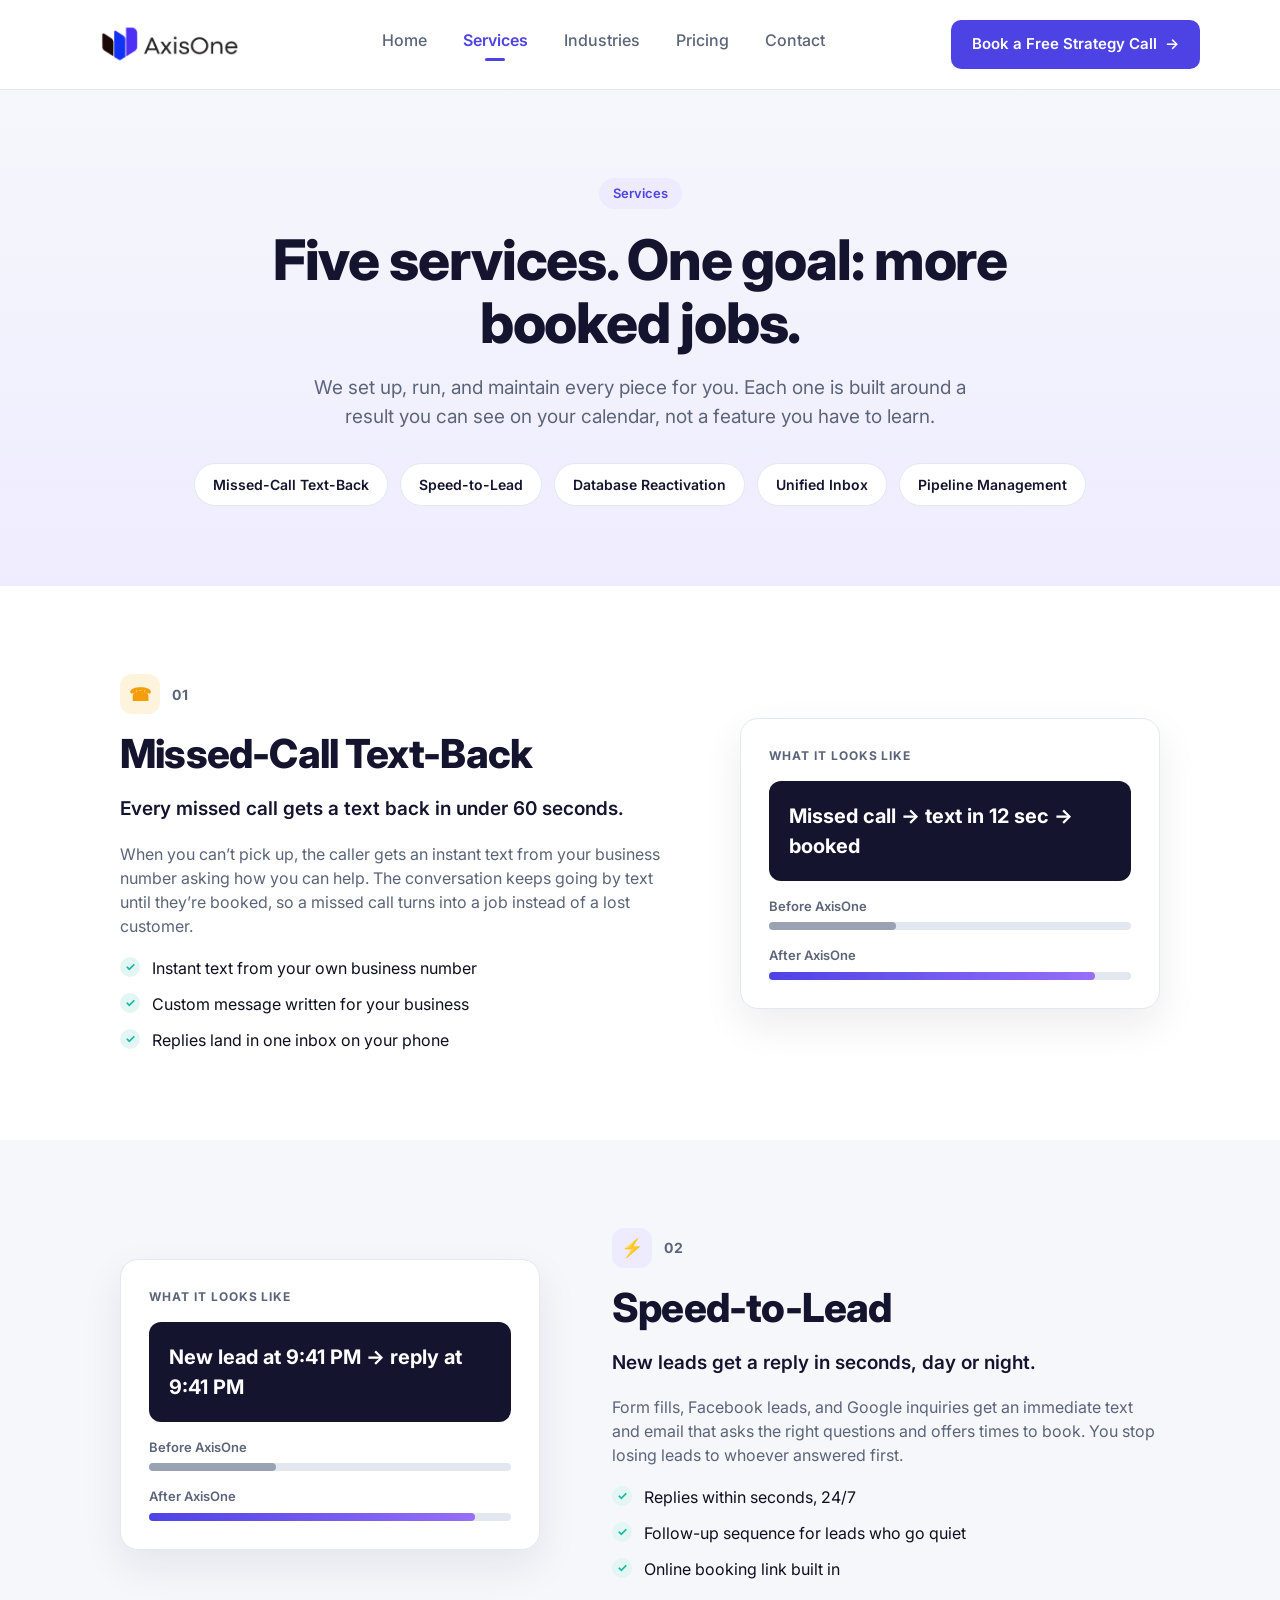
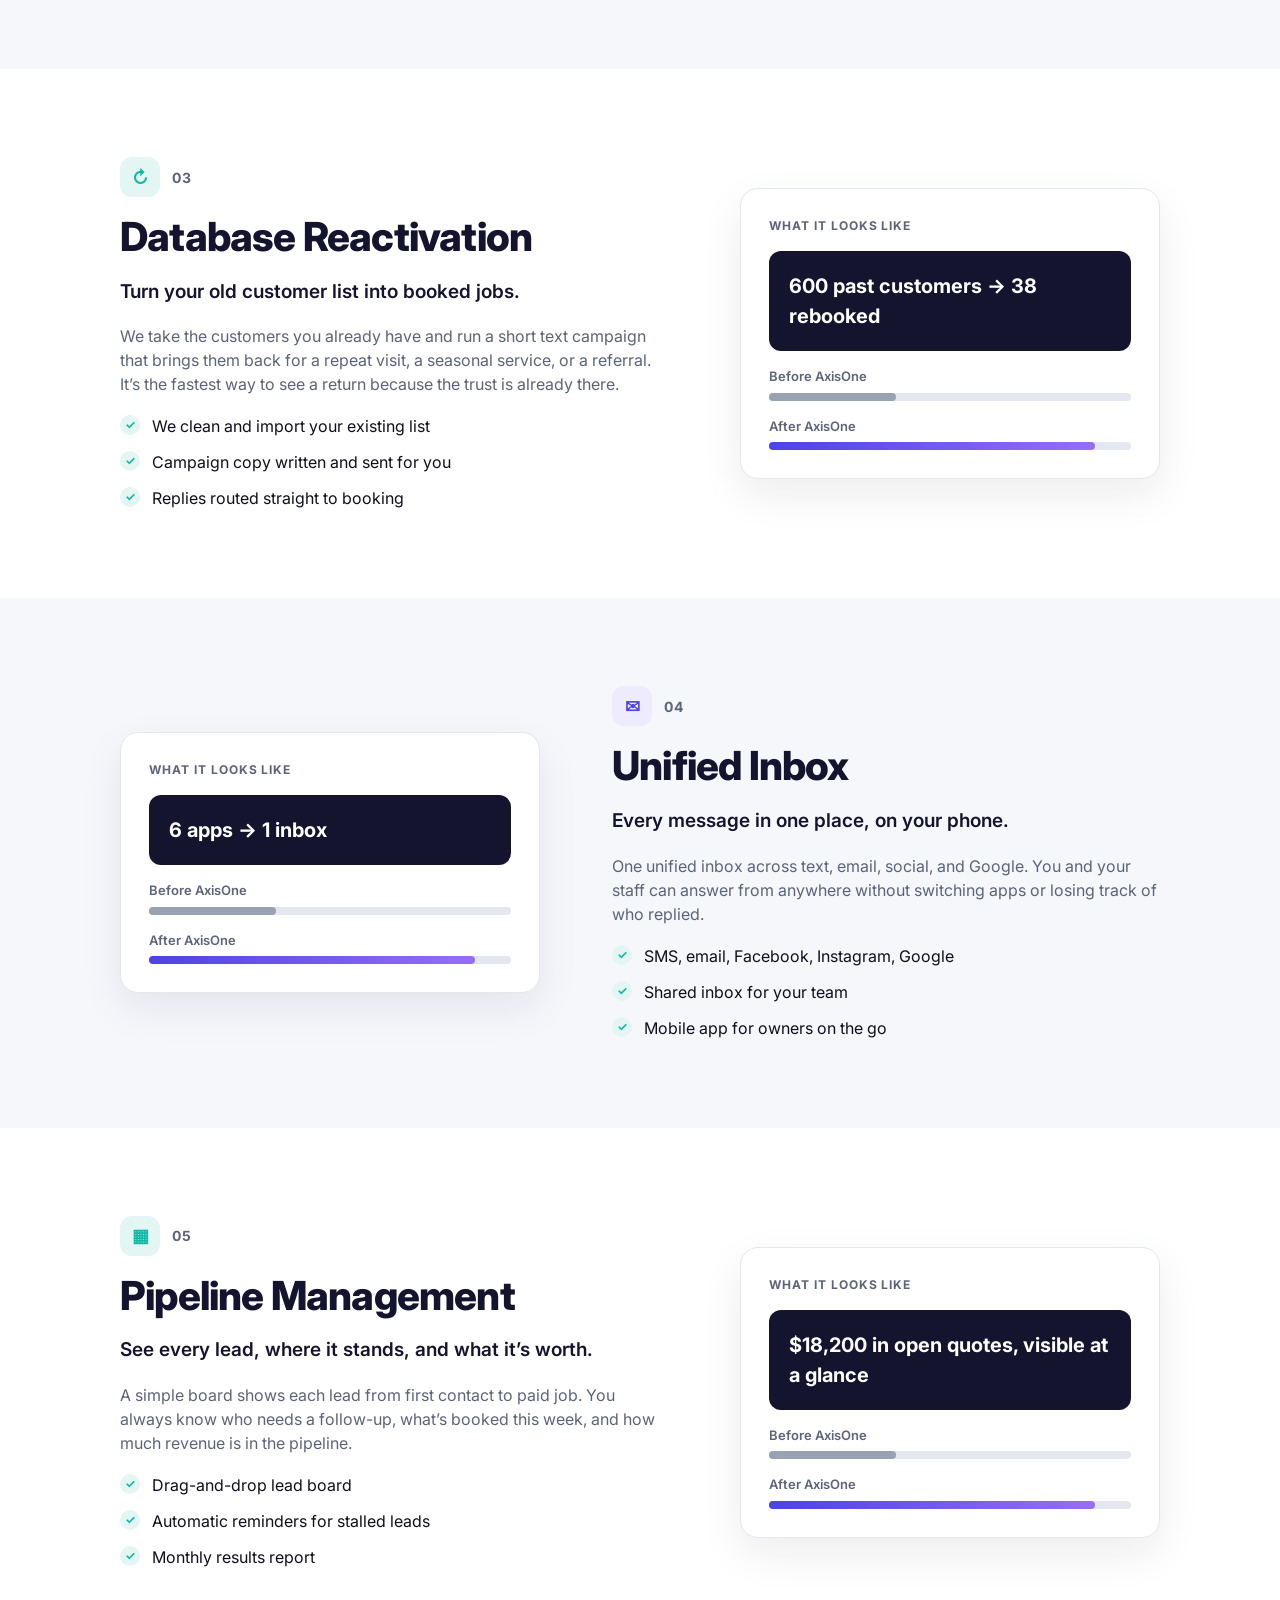
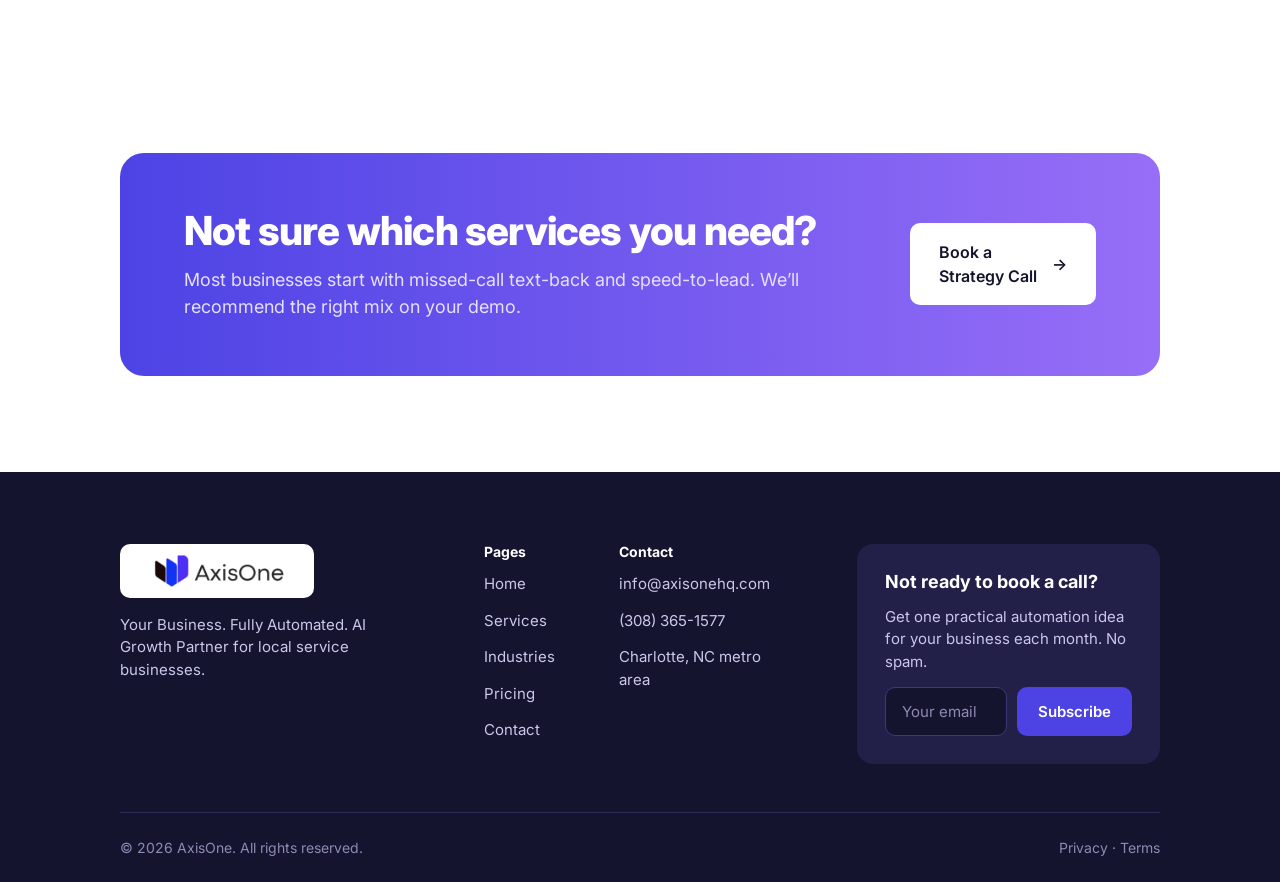
<file: services.html>
<!DOCTYPE html>
<html lang="en">
<head>
  <!-- Author: John Fosu -->
  <meta charset="UTF-8">
  <meta name="viewport" content="width=device-width, initial-scale=1.0">
  <meta name="description" content="AxisOne services: missed-call text-back, speed-to-lead, database reactivation, unified inbox, and pipeline management for local service businesses.">
  <title>Services | AxisOne</title>

  <link rel="preconnect" href="https://fonts.googleapis.com">
  <link rel="preconnect" href="https://fonts.gstatic.com" crossorigin>
  <link rel="stylesheet" href="https://fonts.googleapis.com/css2?family=Inter:wght@400;500;600;700;800&amp;display=swap">

  <!-- External CSS -->
  <link rel="stylesheet" href="css/styles.css">

  <!-- Internal CSS: styles used only on this page -->
  <style>
    /* Number badge next to each service icon */
    .service-num small {
      font-size: 14px;
      letter-spacing: 0.06em;
    }
  </style>
</head>
<body>

  <header class="site-header">
    <a class="logo" href="index.html">
      <img src="images/axisone-logo.png" alt="AxisOne logo" width="175" height="40">
    </a>
    <nav class="main-nav" aria-label="Main navigation">
      <ul>
        <li><a href="index.html">Home</a></li>
        <li><a class="active" href="services.html" aria-current="page">Services</a></li>
        <li><a href="industries.html">Industries</a></li>
        <li><a href="pricing.html">Pricing</a></li>
        <li><a href="contact.html">Contact</a></li>
      </ul>
    </nav>
    <a class="btn btn-primary btn-sm header-cta" href="contact.html">Book a Free Strategy Call <span aria-hidden="true">→</span></a>
  </header>

  <main>

    <!-- Page hero -->
    <section class="page-hero">
      <div class="container">
        <span class="pill">Services</span>
        <h1>Five services. One goal: more booked jobs.</h1>
        <p class="lead">We set up, run, and maintain every piece for you. Each one is built around a result you can see on your calendar, not a feature you have to learn.</p>
        <ul class="chip-row">
          <li><a href="#missed-call">Missed-Call Text-Back</a></li>
          <li><a href="#speed-to-lead">Speed-to-Lead</a></li>
          <li><a href="#reactivation">Database Reactivation</a></li>
          <li><a href="#inbox">Unified Inbox</a></li>
          <li><a href="#pipeline">Pipeline Management</a></li>
        </ul>
      </div>
    </section>

    <!-- Service 1: Missed-Call Text-Back -->
    <section class="service" id="missed-call">
      <div class="container service-row">
        <div class="service-copy">
          <p class="service-num"><span class="icon icon-amber" aria-hidden="true">☎</span><small>01</small></p>
          <h2>Missed-Call Text-Back</h2>
          <p class="tagline">Every missed call gets a text back in under 60 seconds.</p>
          <p>When you can’t pick up, the caller gets an instant text from your business number asking how you can help. The conversation keeps going by text until they’re booked, so a missed call turns into a job instead of a lost customer.</p>
          <ul class="check-list">
            <li>Instant text from your own business number</li>
            <li>Custom message written for your business</li>
            <li>Replies land in one inbox on your phone</li>
          </ul>
        </div>
        <div class="service-visual">
          <p class="visual-label">WHAT IT LOOKS LIKE</p>
          <p class="visual-headline">Missed call → text in 12 sec → booked</p>
          <p class="bar bar-before">Before AxisOne <span></span></p>
          <p class="bar bar-after">After AxisOne <span></span></p>
        </div>
      </div>
    </section>

    <!-- Service 2: Speed-to-Lead -->
    <section class="service service-alt" id="speed-to-lead">
      <div class="container service-row">
        <div class="service-copy">
          <p class="service-num"><span class="icon icon-purple" aria-hidden="true">⚡</span><small>02</small></p>
          <h2>Speed-to-Lead</h2>
          <p class="tagline">New leads get a reply in seconds, day or night.</p>
          <p>Form fills, Facebook leads, and Google inquiries get an immediate text and email that asks the right questions and offers times to book. You stop losing leads to whoever answered first.</p>
          <ul class="check-list">
            <li>Replies within seconds, 24/7</li>
            <li>Follow-up sequence for leads who go quiet</li>
            <li>Online booking link built in</li>
          </ul>
        </div>
        <div class="service-visual">
          <p class="visual-label">WHAT IT LOOKS LIKE</p>
          <p class="visual-headline">New lead at 9:41 PM → reply at 9:41 PM</p>
          <p class="bar bar-before">Before AxisOne <span></span></p>
          <p class="bar bar-after">After AxisOne <span></span></p>
        </div>
      </div>
    </section>

    <!-- Service 3: Database Reactivation -->
    <section class="service" id="reactivation">
      <div class="container service-row">
        <div class="service-copy">
          <p class="service-num"><span class="icon icon-teal" aria-hidden="true">↻</span><small>03</small></p>
          <h2>Database Reactivation</h2>
          <p class="tagline">Turn your old customer list into booked jobs.</p>
          <p>We take the customers you already have and run a short text campaign that brings them back for a repeat visit, a seasonal service, or a referral. It’s the fastest way to see a return because the trust is already there.</p>
          <ul class="check-list">
            <li>We clean and import your existing list</li>
            <li>Campaign copy written and sent for you</li>
            <li>Replies routed straight to booking</li>
          </ul>
        </div>
        <div class="service-visual">
          <p class="visual-label">WHAT IT LOOKS LIKE</p>
          <p class="visual-headline">600 past customers → 38 rebooked</p>
          <p class="bar bar-before">Before AxisOne <span></span></p>
          <p class="bar bar-after">After AxisOne <span></span></p>
        </div>
      </div>
    </section>

    <!-- Service 4: Unified Inbox -->
    <section class="service service-alt" id="inbox">
      <div class="container service-row">
        <div class="service-copy">
          <p class="service-num"><span class="icon icon-purple" aria-hidden="true">✉</span><small>04</small></p>
          <h2>Unified Inbox</h2>
          <p class="tagline">Every message in one place, on your phone.</p>
          <p>One unified inbox across text, email, social, and Google. You and your staff can answer from anywhere without switching apps or losing track of who replied.</p>
          <ul class="check-list">
            <li>SMS, email, Facebook, Instagram, Google</li>
            <li>Shared inbox for your team</li>
            <li>Mobile app for owners on the go</li>
          </ul>
        </div>
        <div class="service-visual">
          <p class="visual-label">WHAT IT LOOKS LIKE</p>
          <p class="visual-headline">6 apps → 1 inbox</p>
          <p class="bar bar-before">Before AxisOne <span></span></p>
          <p class="bar bar-after">After AxisOne <span></span></p>
        </div>
      </div>
    </section>

    <!-- Service 5: Pipeline Management -->
    <section class="service" id="pipeline">
      <div class="container service-row">
        <div class="service-copy">
          <p class="service-num"><span class="icon icon-teal" aria-hidden="true">▦</span><small>05</small></p>
          <h2>Pipeline Management</h2>
          <p class="tagline">See every lead, where it stands, and what it’s worth.</p>
          <p>A simple board shows each lead from first contact to paid job. You always know who needs a follow-up, what’s booked this week, and how much revenue is in the pipeline.</p>
          <ul class="check-list">
            <li>Drag-and-drop lead board</li>
            <li>Automatic reminders for stalled leads</li>
            <li>Monthly results report</li>
          </ul>
        </div>
        <div class="service-visual">
          <p class="visual-label">WHAT IT LOOKS LIKE</p>
          <p class="visual-headline">$18,200 in open quotes, visible at a glance</p>
          <p class="bar bar-before">Before AxisOne <span></span></p>
          <p class="bar bar-after">After AxisOne <span></span></p>
        </div>
      </div>
    </section>

    <!-- Inline CSS: extra space above the call to action on this page -->
    <div style="height: 96px;"></div>

    <!-- Call to action -->
    <section class="cta-band">
      <div class="container cta-card">
        <div>
          <h2>Not sure which services you need?</h2>
          <p>Most businesses start with missed-call text-back and speed-to-lead. We’ll recommend the right mix on your demo.</p>
        </div>
        <a class="btn btn-white" href="contact.html">Book a Strategy Call <span aria-hidden="true">→</span></a>
      </div>
    </section>

  </main>

  <footer class="site-footer">
    <div class="container">
      <div class="footer-top">
        <div class="footer-brand">
          <a class="footer-logo" href="index.html">
            <img src="images/axisone-logo.png" alt="AxisOne logo" width="166" height="38">
          </a>
          <p>Your Business. Fully Automated. AI Growth Partner for local service businesses.</p>
        </div>

        <nav class="footer-col" aria-label="Footer navigation">
          <h2>Pages</h2>
          <ul>
            <li><a href="index.html">Home</a></li>
            <li><a href="services.html">Services</a></li>
            <li><a href="industries.html">Industries</a></li>
            <li><a href="pricing.html">Pricing</a></li>
            <li><a href="contact.html">Contact</a></li>
          </ul>
        </nav>

        <div class="footer-col">
          <h2>Contact</h2>
          <address>
            <ul>
              <li><a href="mailto:info@axisonehq.com">info@axisonehq.com</a></li>
              <li><a href="tel:+13083651577">(308) 365-1577</a></li>
              <li>Charlotte, NC metro area</li>
            </ul>
          </address>
        </div>

        <form class="signup" action="#" method="post">
          <h2>Not ready to book a call?</h2>
          <p>Get one practical automation idea for your business each month. No spam.</p>
          <div class="signup-row">
            <label class="sr-only" for="newsletter-email">Email address</label>
            <input type="email" id="newsletter-email" name="newsletter-email" placeholder="Your email" required>
            <button class="btn btn-primary" type="submit">Subscribe</button>
          </div>
        </form>
      </div>

      <div class="footer-bottom">
        <p>© 2026 AxisOne. All rights reserved.</p>
        <p><a href="#">Privacy</a> · <a href="#">Terms</a></p>
      </div>
    </div>
  </footer>

</body>
</html>
</file>
<file: css/styles.css>
/* ==========================================================
   AxisOne — External Stylesheet (css/styles.css)
   Shared styles for every page. Colors and type match the
   AxisOne Website UI Figma file.
   ========================================================== */

/* ---------- Design tokens ---------- */
:root {
  --purple: #4D43E5;
  --purple-light: #976EF7;
  --purple-tint: #EEEBFF;
  --navy: #15142E;
  --navy-2: #221F48;
  --navy-3: #2C2766;
  --ink: #0F0F1F;
  --muted: #5B6478;
  --line: #E3E8F0;
  --soft: #F5F7FB;
  --teal: #14B8A6;
  --teal-light: #5EEAD4;
  --teal-tint: #E3F6F3;
  --amber: #F59E0B;
  --amber-tint: #FEF3DC;
  --footer-text: #CBC7EA;
  --footer-dim: #8E8AB4;
  --placeholder: #98A2B3;
  --gradient: linear-gradient(90deg, #4D43E5, #976EF7);
  --max: 1200px;
}

/* ---------- Base ---------- */
* {
  box-sizing: border-box;
}

body {
  margin: 0;
  font-family: "Inter", Arial, Helvetica, sans-serif;
  font-size: 16px;
  line-height: 1.5;
  color: var(--ink);
  background-color: #FFFFFF;
}

img {
  max-width: 100%;
  height: auto;
}

a {
  color: inherit;
}

h1, h2, h3 {
  margin: 0;
  color: var(--navy);
  letter-spacing: -0.02em;
  line-height: 1.12;
}

p {
  margin: 0;
}

.container {
  width: 100%;
  max-width: var(--max);
  margin: 0 auto;
}

.section {
  padding: 96px 120px;
}

.section-header {
  max-width: 820px;
  display: flex;
  flex-direction: column;
  gap: 16px;
  margin-bottom: 48px;
}

.section-header h2 {
  font-size: 44px;
  font-weight: 700;
}

.lead {
  font-size: 19px;
  color: var(--muted);
}

/* Visually hidden text for screen readers */
.sr-only {
  position: absolute;
  width: 1px;
  height: 1px;
  padding: 0;
  margin: -1px;
  overflow: hidden;
  clip: rect(0, 0, 0, 0);
  white-space: nowrap;
  border: 0;
}

/* ---------- Pill label ---------- */
.pill {
  display: inline-block;
  align-self: flex-start;
  padding: 6px 14px;
  border-radius: 999px;
  background-color: var(--purple-tint);
  color: var(--purple);
  font-size: 13px;
  font-weight: 600;
}

/* ---------- Buttons ---------- */
.btn {
  display: inline-flex;
  align-items: center;
  justify-content: center;
  gap: 8px;
  padding: 16px 28px;
  border: 1px solid transparent;
  border-radius: 10px;
  font-family: inherit;
  font-size: 16px;
  font-weight: 600;
  text-decoration: none;
  cursor: pointer;
  transition: background-color 0.2s, transform 0.2s;
}

.btn-primary {
  background-color: var(--purple);
  color: #FFFFFF;
}

.btn-primary:hover {
  background-color: #3E35C9;
}

.btn-outline {
  background-color: #FFFFFF;
  border-color: var(--line);
  color: var(--ink);
}

.btn-outline:hover {
  border-color: var(--purple);
}

.btn-white {
  background-color: #FFFFFF;
  color: var(--navy);
}

.btn-sm {
  padding: 12px 20px;
  font-size: 15px;
}

/* ---------- Header / navigation ---------- */
.site-header {
  display: flex;
  align-items: center;
  justify-content: space-between;
  gap: 24px;
  padding: 20px 80px;
  background-color: #FFFFFF;
  border-bottom: 1px solid var(--line);
}

.logo img {
  display: block;
  width: 175px;
}

.main-nav ul {
  display: flex;
  gap: 36px;
  margin: 0;
  padding: 0;
  list-style: none;
}

.main-nav a {
  position: relative;
  display: block;
  padding-bottom: 9px;
  color: var(--muted);
  font-weight: 500;
  text-decoration: none;
}

.main-nav a:hover {
  color: var(--purple);
}

.main-nav a.active {
  color: var(--purple);
  font-weight: 600;
}

.main-nav a.active::after {
  content: "";
  position: absolute;
  left: 50%;
  bottom: 0;
  width: 20px;
  height: 3px;
  margin-left: -10px;
  border-radius: 2px;
  background-color: var(--purple);
}

/* ---------- Cards ---------- */
.card-grid {
  display: grid;
  grid-template-columns: repeat(3, 1fr);
  gap: 24px;
}

.card {
  display: flex;
  flex-direction: column;
  gap: 16px;
  padding: 32px;
  border-radius: 18px;
  background-color: var(--soft);
}

.card h3 {
  font-size: 24px;
  font-weight: 700;
}

.card p {
  color: var(--muted);
}

.icon {
  display: flex;
  align-items: center;
  justify-content: center;
  width: 52px;
  height: 52px;
  border-radius: 12px;
  font-size: 22px;
  font-weight: 700;
}

.icon-amber {
  background-color: var(--amber-tint);
  color: var(--amber);
}

.icon-purple {
  background-color: var(--purple-tint);
  color: var(--purple);
}

.icon-teal {
  background-color: var(--teal-tint);
  color: var(--teal);
}

.icon-gradient {
  background: var(--gradient);
  color: #FFFFFF;
  border-radius: 14px;
}

.card .divider {
  height: 1px;
  background-color: var(--line);
}

.card .callout {
  font-size: 14px;
  font-weight: 600;
}

/* ---------- Dark result band ---------- */
.result {
  padding: 88px 120px;
  background-color: var(--navy);
}

.result-row {
  display: flex;
  align-items: center;
  gap: 72px;
}

.result-quote {
  flex: 2;
  display: flex;
  flex-direction: column;
  gap: 24px;
}

.result-quote .pill {
  background-color: var(--navy-3);
  color: #B9ABFF;
}

.result-quote blockquote {
  margin: 0;
  color: #FFFFFF;
  font-size: 30px;
  font-weight: 600;
  line-height: 1.3;
}

.result-quote cite {
  color: var(--footer-text);
  font-style: normal;
}

.result-numbers {
  flex: 1;
  display: flex;
  flex-direction: column;
  gap: 16px;
  margin: 0;
  padding: 0;
  list-style: none;
}

.result-numbers li {
  display: flex;
  align-items: center;
  gap: 16px;
  padding: 18px 22px;
  border-radius: 14px;
  background-color: var(--navy-2);
  color: var(--footer-text);
  font-size: 15px;
}

.result-numbers strong {
  color: var(--teal-light);
  font-size: 30px;
  font-weight: 800;
}

/* ---------- CTA band ---------- */
.cta-band {
  padding: 0 120px 96px;
}

.cta-card {
  display: flex;
  align-items: center;
  justify-content: space-between;
  gap: 40px;
  padding: 56px 64px;
  border-radius: 24px;
  background: var(--gradient);
}

.cta-card h2 {
  color: #FFFFFF;
  font-size: 40px;
  font-weight: 800;
}

.cta-card p {
  margin-top: 12px;
  color: #E6E0FF;
  font-size: 18px;
}

/* ---------- Inner page hero (Services, Industries, Pricing) ---------- */
.page-hero {
  padding: 88px 120px 80px;
  background: linear-gradient(180deg, #F5F7FB, #EFECFF);
  text-align: center;
}

.page-hero .container {
  display: flex;
  flex-direction: column;
  align-items: center;
  gap: 20px;
}

.page-hero .pill {
  align-self: center;
}

.page-hero h1 {
  max-width: 820px;
  font-size: 56px;
  font-weight: 800;
}

.page-hero .lead {
  max-width: 700px;
}

.chip-row {
  display: flex;
  flex-wrap: wrap;
  justify-content: center;
  gap: 12px;
  margin: 12px 0 0;
  padding: 0;
  list-style: none;
}

.chip-row a {
  display: inline-block;
  padding: 10px 18px;
  border: 1px solid var(--line);
  border-radius: 999px;
  background-color: #FFFFFF;
  color: var(--navy);
  font-size: 14px;
  font-weight: 600;
  text-decoration: none;
}

.chip-row a:hover {
  border-color: var(--purple);
  color: var(--purple);
}

/* ---------- Checklist ---------- */
.check-list {
  display: flex;
  flex-direction: column;
  gap: 12px;
  margin: 0;
  padding: 0;
  list-style: none;
}

.check-list li {
  position: relative;
  padding-left: 32px;
  color: var(--ink);
}

.check-list li::before {
  content: "✓";
  position: absolute;
  left: 0;
  top: 1px;
  display: flex;
  align-items: center;
  justify-content: center;
  width: 20px;
  height: 20px;
  border-radius: 50%;
  background-color: var(--teal-tint);
  color: var(--teal);
  font-size: 12px;
  font-weight: 700;
}

/* ---------- Services page ---------- */
.service {
  padding: 88px 120px;
}

.service-alt {
  background-color: var(--soft);
}

.service-row {
  display: flex;
  align-items: center;
  gap: 72px;
}

.service-alt .service-row {
  flex-direction: row-reverse;
}

.service-copy {
  flex: 1;
  display: flex;
  flex-direction: column;
  gap: 18px;
}

.service-num {
  display: flex;
  align-items: center;
  gap: 12px;
  color: var(--purple);
  font-weight: 700;
}

.service-num .icon {
  width: 40px;
  height: 40px;
  font-size: 18px;
}

.service-copy h2 {
  font-size: 40px;
  font-weight: 800;
}

.service-copy .tagline {
  font-size: 19px;
  font-weight: 600;
  color: var(--navy);
}

.service-copy p {
  color: var(--muted);
}

.service-visual {
  flex: 0 0 420px;
  display: flex;
  flex-direction: column;
  gap: 16px;
  padding: 28px;
  border: 1px solid var(--line);
  border-radius: 18px;
  background-color: #FFFFFF;
  box-shadow: 0 16px 40px rgba(21, 20, 46, 0.08);
}

.visual-label {
  color: var(--muted);
  font-size: 12px;
  font-weight: 700;
  letter-spacing: 0.08em;
}

.visual-headline {
  padding: 20px;
  border-radius: 12px;
  background-color: var(--navy);
  color: #FFFFFF;
  font-size: 20px;
  font-weight: 700;
}

.bar {
  display: flex;
  flex-direction: column;
  gap: 6px;
  font-size: 13px;
  font-weight: 600;
  color: var(--muted);
}

.bar span {
  display: block;
  height: 8px;
  border-radius: 999px;
  background-color: var(--line);
}

.bar span::after {
  content: "";
  display: block;
  height: 100%;
  border-radius: 999px;
  background-color: var(--placeholder);
}

.bar-before span::after {
  width: 35%;
}

.bar-after span::after {
  width: 90%;
  background: var(--gradient);
}

/* ---------- Industries page ---------- */
.industry-grid {
  display: grid;
  grid-template-columns: repeat(2, 1fr);
  gap: 32px;
}

.industry-card {
  display: flex;
  flex-direction: column;
  overflow: hidden;
  border: 1px solid var(--line);
  border-radius: 18px;
  background-color: #FFFFFF;
  scroll-margin-top: 24px;
}

.industry-card img {
  display: block;
  width: 100%;
  height: 220px;
  object-fit: cover;
}

.industry-body {
  display: flex;
  flex-direction: column;
  gap: 16px;
  padding: 28px;
}

.industry-body h2 {
  font-size: 28px;
  font-weight: 800;
}

.pain {
  padding: 14px 16px;
  border-radius: 10px;
  background-color: var(--amber-tint);
  color: #92400E;
  font-weight: 600;
}

.pain::before {
  content: "! ";
  color: var(--amber);
  font-weight: 800;
}

.example-label {
  color: var(--purple);
  font-size: 12px;
  font-weight: 700;
  letter-spacing: 0.08em;
}

.industry-body p {
  color: var(--muted);
}

.other-industries {
  display: flex;
  align-items: center;
  justify-content: space-between;
  gap: 48px;
  padding: 48px;
  border-radius: 24px;
  background-color: var(--soft);
}

.other-industries h2 {
  font-size: 32px;
  font-weight: 800;
}

.other-industries p {
  margin-top: 12px;
  color: var(--muted);
}

.also-serving {
  flex: 0 0 360px;
}

.also-serving h3 {
  margin-bottom: 12px;
  color: var(--muted);
  font-size: 12px;
  font-weight: 700;
  letter-spacing: 0.08em;
}

.also-serving ul {
  display: flex;
  flex-wrap: wrap;
  gap: 8px;
  margin: 0 0 20px;
  padding: 0;
  list-style: none;
}

.also-serving li {
  padding: 8px 14px;
  border-radius: 999px;
  background-color: #FFFFFF;
  font-size: 14px;
  font-weight: 600;
}

/* ---------- Pricing page ---------- */
.price-grid {
  display: grid;
  grid-template-columns: repeat(2, minmax(0, 480px));
  justify-content: center;
  gap: 32px;
  margin-top: 24px;
  text-align: left;
}

.price-card {
  display: flex;
  flex-direction: column;
  gap: 18px;
  padding: 36px;
  border: 1px solid var(--line);
  border-radius: 20px;
  background-color: #FFFFFF;
}

.price-card-dark {
  border-color: var(--navy);
  background-color: var(--navy);
  box-shadow: 0 24px 48px rgba(21, 20, 46, 0.25);
}

.price-top {
  display: flex;
  align-items: center;
  justify-content: space-between;
  gap: 12px;
}

.price-top h2 {
  font-size: 24px;
  font-weight: 800;
}

.price-card-dark h2,
.price-card-dark .check-list li {
  color: #FFFFFF;
}

.price-card-dark p {
  color: var(--footer-text);
}

.badge-teal {
  background-color: var(--teal);
  color: #FFFFFF;
}

.price {
  font-size: 56px;
  font-weight: 800;
  line-height: 1;
  color: var(--navy);
}

.price-card-dark .price {
  color: #FFFFFF;
}

.price small {
  font-size: 16px;
  font-weight: 500;
  color: var(--muted);
}

.price-card-dark .price small {
  color: var(--footer-text);
}

.setup-fee {
  color: var(--purple);
  font-size: 14px;
  font-weight: 600;
}

.price-card-dark .setup-fee {
  color: var(--teal-light);
}

.btn-dark {
  background-color: var(--navy);
  color: #FFFFFF;
}

.btn-dark:hover {
  background-color: var(--navy-3);
}

.included {
  padding-top: 18px;
  border-top: 1px solid var(--line);
  color: var(--muted);
  font-size: 12px;
  font-weight: 700;
  letter-spacing: 0.08em;
}

.price-card-dark .included {
  border-top-color: var(--navy-3);
}

.price-note {
  margin-top: 32px;
  color: var(--muted);
  font-size: 14px;
}

.timeline {
  display: grid;
  grid-template-columns: repeat(4, 1fr);
  gap: 24px;
  margin: 0;
  padding: 0;
  list-style: none;
}

.timeline li {
  display: flex;
  flex-direction: column;
  gap: 10px;
  padding: 28px;
  border-top: 4px solid var(--purple);
  border-radius: 14px;
  background-color: var(--soft);
}

.timeline .when {
  color: var(--purple);
  font-size: 13px;
  font-weight: 700;
}

.timeline h3 {
  font-size: 20px;
}

.timeline p {
  color: var(--muted);
}

.faq-row {
  display: flex;
  gap: 64px;
}

.faq-row .section-header {
  flex: 0 0 340px;
}

.faq-list {
  flex: 1;
  display: flex;
  flex-direction: column;
  gap: 12px;
}

.faq-list details {
  padding: 20px 24px;
  border: 1px solid var(--line);
  border-radius: 12px;
  background-color: #FFFFFF;
}

.faq-list summary {
  cursor: pointer;
  color: var(--navy);
  font-size: 17px;
  font-weight: 700;
}

.faq-list details p {
  margin-top: 12px;
  color: var(--muted);
}

/* ---------- Forms ---------- */
label {
  display: block;
  margin-bottom: 8px;
  font-size: 14px;
  font-weight: 600;
  color: var(--ink);
}

input,
select,
textarea {
  width: 100%;
  padding: 14px 16px;
  border: 1px solid var(--line);
  border-radius: 10px;
  background-color: #FFFFFF;
  font-family: inherit;
  font-size: 16px;
  color: var(--ink);
}

input::placeholder,
textarea::placeholder {
  color: var(--placeholder);
}

input:focus,
select:focus,
textarea:focus {
  outline: 2px solid var(--purple);
  outline-offset: 1px;
}

/* ---------- Contact page ---------- */
.contact-hero {
  padding: 88px 120px;
  background: linear-gradient(180deg, #F5F7FB, #EFECFF);
}

.contact-layout {
  display: flex;
  align-items: flex-start;
  gap: 64px;
}

.contact-info {
  width: 440px;
  flex-shrink: 0;
  display: flex;
  flex-direction: column;
  gap: 28px;
}

.contact-info h1 {
  font-size: 52px;
  font-weight: 800;
}

.next-steps {
  display: flex;
  flex-direction: column;
  gap: 14px;
  padding: 28px;
  border: 1px solid var(--line);
  border-radius: 18px;
  background-color: #FFFFFF;
}

.next-steps h2 {
  font-size: 18px;
  font-weight: 700;
  letter-spacing: 0;
}

.next-steps ol {
  display: flex;
  flex-direction: column;
  gap: 14px;
  margin: 0;
  padding: 0;
  list-style: none;
  counter-reset: step;
  font-size: 15px;
}

.next-steps li {
  display: flex;
  align-items: flex-start;
  gap: 14px;
  counter-increment: step;
}

.next-steps li::before {
  content: counter(step);
  flex-shrink: 0;
  display: flex;
  align-items: center;
  justify-content: center;
  width: 28px;
  height: 28px;
  border-radius: 14px;
  background-color: var(--purple);
  color: #FFFFFF;
  font-size: 13px;
  font-weight: 700;
}

.contact-details {
  display: flex;
  flex-direction: column;
  gap: 18px;
  margin: 0;
  padding: 0;
  list-style: none;
}

.contact-details li {
  display: flex;
  align-items: center;
  gap: 14px;
}

.contact-details .icon {
  width: 44px;
  height: 44px;
  background-color: var(--purple);
  color: #FFFFFF;
  font-size: 18px;
}

.contact-details div span {
  display: block;
  color: var(--muted);
  font-size: 13px;
  font-weight: 600;
}

.contact-details a,
.contact-details strong {
  color: var(--navy);
  font-weight: 600;
  text-decoration: none;
}

.demo-form {
  flex: 1;
  display: flex;
  flex-direction: column;
  gap: 22px;
  padding: 44px;
  border-radius: 24px;
  background-color: #FFFFFF;
  box-shadow: 0 20px 50px rgba(21, 20, 46, 0.10);
}

.demo-form h2 {
  font-size: 28px;
  font-weight: 800;
}

.form-note {
  color: var(--muted);
  font-size: 15px;
}

.form-row {
  display: grid;
  grid-template-columns: 1fr 1fr;
  gap: 16px;
}

textarea {
  min-height: 140px;
  resize: vertical;
}

select {
  appearance: none;
  background-image: linear-gradient(45deg, transparent 50%, #5B6478 50%), linear-gradient(135deg, #5B6478 50%, transparent 50%);
  background-position: calc(100% - 22px) 50%, calc(100% - 16px) 50%;
  background-size: 6px 6px, 6px 6px;
  background-repeat: no-repeat;
}

fieldset {
  margin: 0;
  padding: 0;
  border: 0;
}

legend {
  margin-bottom: 10px;
  padding: 0;
  font-size: 14px;
  font-weight: 600;
}

.choice-row {
  display: flex;
  flex-wrap: wrap;
  gap: 12px;
}

.choice {
  flex: 1;
  display: flex;
  align-items: center;
  gap: 10px;
  margin: 0;
  padding: 14px 16px;
  border: 1px solid var(--line);
  border-radius: 10px;
  font-size: 15px;
  color: var(--navy);
  cursor: pointer;
}

.choice input {
  width: 18px;
  height: 18px;
  margin: 0;
  accent-color: var(--purple);
}

.choice:has(input:checked) {
  border-color: var(--purple);
  background-color: var(--purple-tint);
}

.fine-print {
  color: var(--muted);
  font-size: 13px;
  text-align: center;
}

.book-row {
  display: flex;
  align-items: flex-start;
  gap: 64px;
}

.book-row .section-header {
  width: 420px;
  flex-shrink: 0;
  margin-bottom: 0;
}

.book-row .section-header h2 {
  font-size: 38px;
}

.calendar {
  flex: 1;
  display: flex;
  flex-direction: column;
  gap: 18px;
  padding: 28px;
  border-radius: 20px;
  background-color: var(--soft);
}

.calendar h3 {
  font-size: 18px;
  font-weight: 700;
  letter-spacing: 0;
}

.day-row,
.slot-row {
  display: grid;
  gap: 10px;
}

.day-row {
  grid-template-columns: repeat(5, 1fr);
}

.slot-row {
  grid-template-columns: repeat(6, 1fr);
}

.day,
.slot {
  position: relative;
  display: flex;
  flex-direction: column;
  align-items: center;
  margin: 0;
  border: 1px solid var(--line);
  border-radius: 12px;
  background-color: #FFFFFF;
  color: var(--navy);
  cursor: pointer;
}

.day {
  padding: 12px 0;
}

.day span {
  color: var(--muted);
  font-size: 13px;
  font-weight: 600;
}

.day strong {
  font-size: 20px;
  font-weight: 800;
}

.slot {
  padding: 12px 8px;
  border-radius: 10px;
  font-size: 15px;
  font-weight: 600;
}

.day input,
.slot input {
  position: absolute;
  opacity: 0;
}

.day:has(input:checked) {
  border-color: var(--purple);
  background-color: var(--purple);
}

.day:has(input:checked) span {
  color: #E6E0FF;
}

.day:has(input:checked) strong {
  color: #FFFFFF;
}

.slot:has(input:checked) {
  border-color: var(--navy);
  background-color: var(--navy);
  color: #FFFFFF;
}

/* ---------- Footer ---------- */
.site-footer {
  padding: 72px 120px 0;
  background-color: var(--navy);
  color: var(--footer-text);
}

.footer-top {
  display: flex;
  justify-content: space-between;
  gap: 64px;
  padding-bottom: 48px;
}

.footer-brand {
  max-width: 300px;
  display: flex;
  flex-direction: column;
  gap: 16px;
  font-size: 15px;
}

.footer-logo {
  display: inline-block;
  align-self: flex-start;
  padding: 8px 14px;
  border-radius: 10px;
  background-color: #FFFFFF;
}

.footer-logo img {
  display: block;
  width: 166px;
}

.footer-col h2 {
  margin-bottom: 14px;
  color: #FFFFFF;
  font-size: 14px;
  font-weight: 700;
  letter-spacing: 0;
}

.footer-col ul {
  display: flex;
  flex-direction: column;
  gap: 14px;
  margin: 0;
  padding: 0;
  list-style: none;
  font-size: 15px;
}

.footer-col a {
  text-decoration: none;
}

.footer-col a:hover {
  color: #FFFFFF;
}

.footer-col address {
  font-style: normal;
}

.signup {
  width: 308px;
  display: flex;
  flex-direction: column;
  gap: 14px;
  padding: 28px;
  border-radius: 16px;
  background-color: var(--navy-2);
}

.signup h2 {
  color: #FFFFFF;
  font-size: 18px;
  font-weight: 700;
  letter-spacing: 0;
}

.signup p {
  font-size: 15px;
}

.signup-row {
  display: flex;
  gap: 10px;
}

.signup-row input {
  flex: 1;
  min-width: 0;
  border-color: #3D3978;
  background-color: var(--navy);
  color: #FFFFFF;
  font-size: 15px;
}

.signup-row input::placeholder {
  color: var(--footer-dim);
}

.signup-row .btn {
  padding: 14px 20px;
  font-size: 15px;
}

.footer-bottom {
  display: flex;
  justify-content: space-between;
  gap: 16px;
  padding: 24px 0;
  border-top: 1px solid #2E2B5A;
  color: var(--footer-dim);
  font-size: 14px;
}

.footer-bottom a {
  text-decoration: none;
}

/* ==========================================================
   Responsive — tablet and mobile
   ========================================================== */
@media (max-width: 1024px) {
  .site-header {
    flex-wrap: wrap;
    padding: 16px 32px;
  }

  .section,
  .result {
    padding: 64px 32px;
  }

  .cta-band {
    padding: 0 32px 64px;
  }

  .site-footer {
    padding: 56px 32px 0;
  }

  .card-grid {
    grid-template-columns: 1fr 1fr;
  }

  .footer-top {
    flex-wrap: wrap;
  }

  .contact-hero {
    padding: 64px 32px;
  }

  .contact-layout,
  .book-row {
    flex-direction: column;
  }

  .contact-info,
  .book-row .section-header {
    width: 100%;
  }

  .demo-form,
  .calendar {
    width: 100%;
  }
  .page-hero,
  .service {
    padding: 64px 32px;
  }

  .service-row,
  .service-alt .service-row,
  .other-industries,
  .faq-row {
    flex-direction: column;
    align-items: stretch;
  }

  .service-visual,
  .also-serving,
  .faq-row .section-header {
    flex-basis: auto;
  }

  .timeline {
    grid-template-columns: 1fr 1fr;
  }

  .price-grid {
    grid-template-columns: 1fr;
  }
}

@media (max-width: 640px) {
  .site-header {
    padding: 16px 20px;
  }

  .main-nav {
    order: 3;
    width: 100%;
  }

  .main-nav ul {
    flex-wrap: wrap;
    gap: 8px 20px;
  }

  .header-cta {
    display: none;
  }

  .section,
  .result {
    padding: 56px 20px;
  }

  .cta-band {
    padding: 0 20px 56px;
  }

  .site-footer {
    padding: 48px 20px 0;
  }

  .section-header h2 {
    font-size: 32px;
  }

  .card-grid {
    grid-template-columns: 1fr;
  }

  .result-row,
  .cta-card {
    flex-direction: column;
    align-items: flex-start;
    gap: 32px;
  }

  .result-quote blockquote {
    font-size: 22px;
  }

  .result-numbers {
    width: 100%;
  }

  .cta-card {
    padding: 36px 28px;
  }

  .cta-card h2 {
    font-size: 28px;
  }

  .footer-top {
    flex-direction: column;
    gap: 36px;
  }

  .signup {
    width: 100%;
  }

  .footer-bottom {
    flex-direction: column;
  }

  .contact-hero {
    padding: 48px 20px;
  }

  .contact-info h1 {
    font-size: 38px;
  }

  .demo-form {
    padding: 28px 20px;
  }

  .form-row {
    grid-template-columns: 1fr;
  }

  .book-row .section-header h2 {
    font-size: 30px;
  }

  .calendar {
    padding: 20px;
  }

  .day-row {
    gap: 6px;
  }

  .page-hero h1 {
    font-size: 36px;
  }

  .service-copy h2 {
    font-size: 30px;
  }

  .industry-grid,
  .timeline {
    grid-template-columns: 1fr;
  }

  .other-industries,
  .price-card {
    padding: 28px 20px;
  }

  .price {
    font-size: 44px;
  }

  .slot-row {
    grid-template-columns: repeat(3, 1fr);
  }
}
</file>
